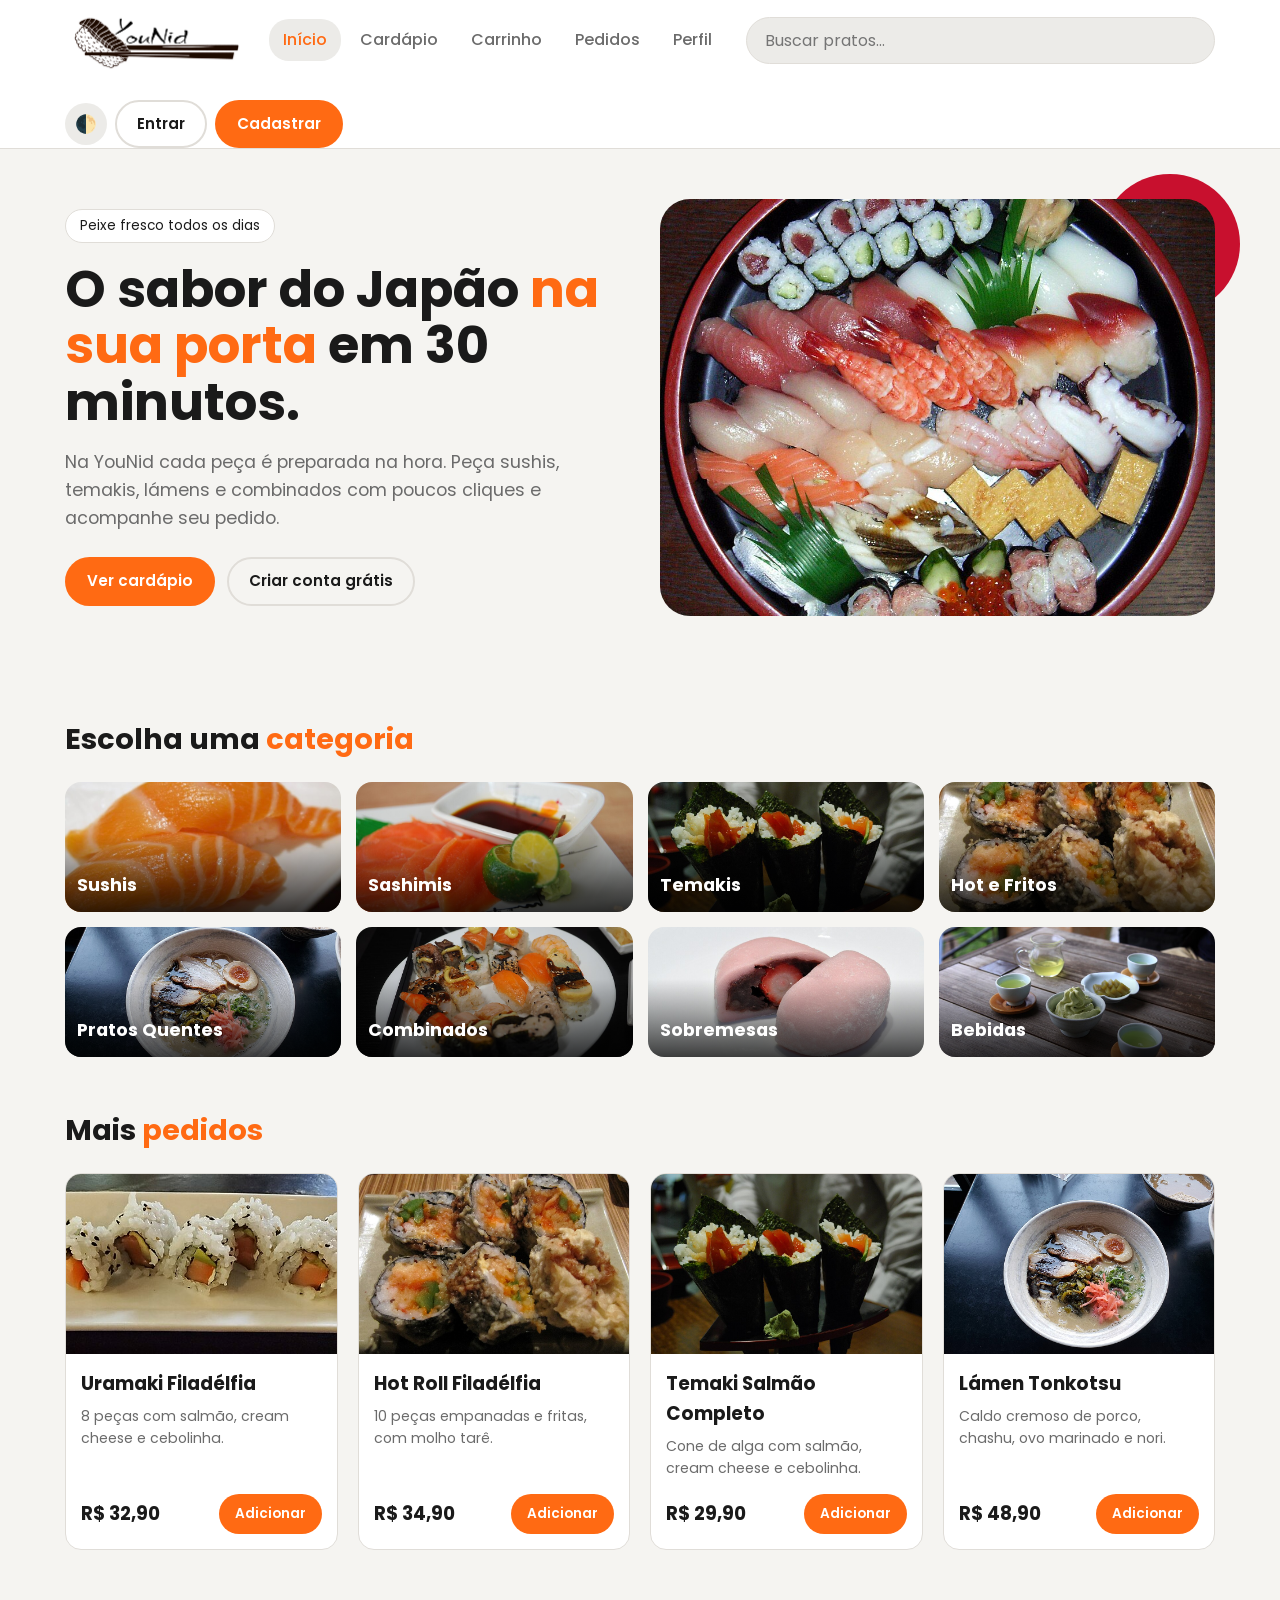
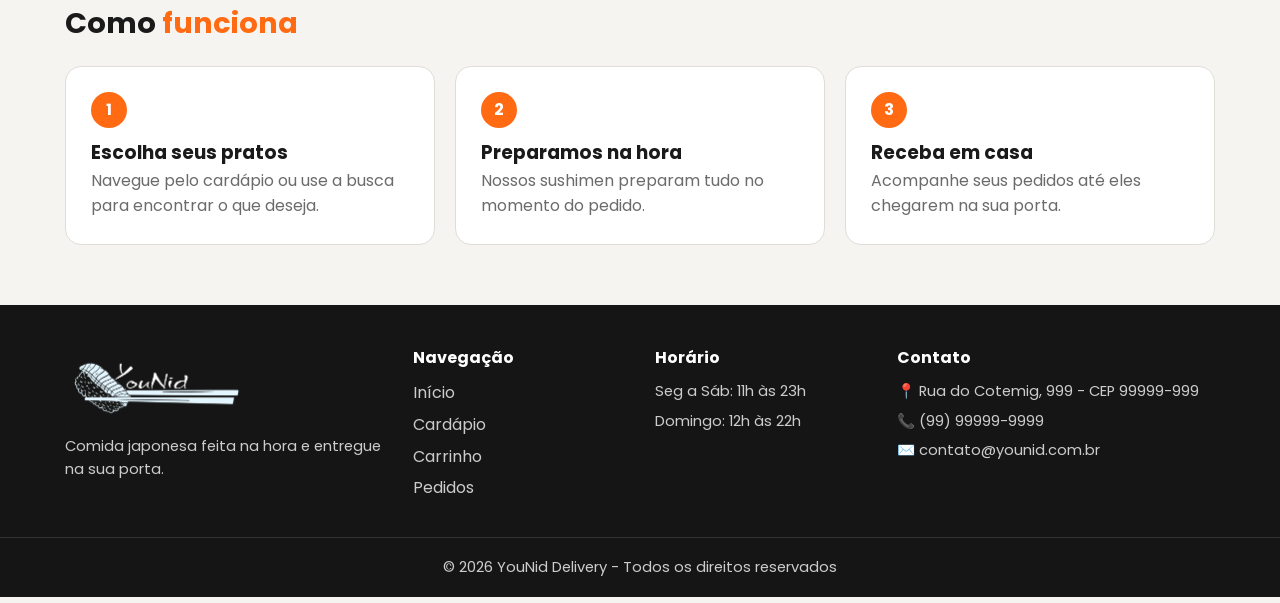
<file: YouNid/index.html>
<!DOCTYPE html>
<html lang="pt-BR">
<head>
  <meta charset="UTF-8">
  <meta name="viewport" content="width=device-width, initial-scale=1.0">
  <title>YouNid - Delivery de Comida Japonesa</title>
  <link rel="icon" href="img/LogoYouNid.png">
  <link rel="stylesheet" href="https://fonts.googleapis.com/css2?family=Poppins:wght@400;500;600;700;800&display=swap">
  <link rel="stylesheet" href="css/index.css">
</head>
<body>

  <header class="cabecalho">
    <div class="container nav">
      <a href="index.html"><img src="img/LogoYouNid.png" alt="YouNid" class="logo"></a>
      <nav class="menu">
        <a href="index.html" class="ativo">Início</a>
        <a href="produtos.html">Cardápio</a>
        <a href="carrinho.html">Carrinho</a>
        <a href="pedidos.html">Pedidos</a>
        <a href="perfil.html">Perfil</a>
      </nav>
      <form class="busca" action="produtos.html">
        <input type="search" name="busca" placeholder="Buscar pratos..." maxlength="40">
      </form>
      <div class="acoes">
        <button class="icone" onclick="trocarTema()" title="Modo claro/escuro">🌓</button>
        <a href="cadastro.html#login" class="btn btn-contorno">Entrar</a>
        <a href="cadastro.html" class="btn btn-laranja">Cadastrar</a>
      </div>
    </div>
  </header>

  <main class="container">
    <section class="hero">
      <div>
        <span class="selo">Peixe fresco todos os dias</span>
        <h1>O sabor do Japão <span>na sua porta</span> em 30 minutos.</h1>
        <p>Na YouNid cada peça é preparada na hora. Peça sushis, temakis, lámens e combinados com poucos cliques e acompanhe seu pedido.</p>
        <div class="hero-botoes">
          <a href="produtos.html" class="btn btn-laranja">Ver cardápio</a>
          <a href="cadastro.html" class="btn btn-contorno">Criar conta grátis</a>
        </div>
      </div>
      <div class="hero-foto">
        <img src="img/pratos/destaque.jpg" alt="Prato com vários sushis">
      </div>
    </section>

    <h2 class="titulo-secao">Escolha uma <span>categoria</span></h2>
    <div class="categorias">
      <a href="produtos.html#sushi" class="categoria">
        <img src="img/pratos/1.jpg" alt="Sushis">
        <span>Sushis</span>
      </a>
      <a href="produtos.html#sashimi" class="categoria">
        <img src="img/pratos/5.jpg" alt="Sashimis">
        <span>Sashimis</span>
      </a>
      <a href="produtos.html#temaki" class="categoria">
        <img src="img/pratos/7.jpg" alt="Temakis">
        <span>Temakis</span>
      </a>
      <a href="produtos.html#hot" class="categoria">
        <img src="img/pratos/10.jpg" alt="Hot e Fritos">
        <span>Hot e Fritos</span>
      </a>
      <a href="produtos.html#quentes" class="categoria">
        <img src="img/pratos/13.jpg" alt="Pratos Quentes">
        <span>Pratos Quentes</span>
      </a>
      <a href="produtos.html#combinados" class="categoria">
        <img src="img/pratos/17.jpg" alt="Combinados">
        <span>Combinados</span>
      </a>
      <a href="produtos.html#sobremesas" class="categoria">
        <img src="img/pratos/20.jpg" alt="Sobremesas">
        <span>Sobremesas</span>
      </a>
      <a href="produtos.html#bebidas" class="categoria">
        <img src="img/pratos/23.jpg" alt="Bebidas">
        <span>Bebidas</span>
      </a>
    </div>

    <h2 class="titulo-secao">Mais <span>pedidos</span></h2>
    <div class="grade">
      <div class="card">
        <img src="img/pratos/2.jpg" alt="Uramaki Filadélfia">
        <div class="card-info">
          <h3>Uramaki Filadélfia</h3>
          <p>8 peças com salmão, cream cheese e cebolinha.</p>
          <div class="card-rodape">
            <strong>R$ 32,90</strong>
            <button class="btn btn-laranja" onclick="adicionar('Uramaki Filadélfia', 32.90, 'img/pratos/2.jpg')">Adicionar</button>
          </div>
        </div>
      </div>
      <div class="card">
        <img src="img/pratos/10.jpg" alt="Hot Roll Filadélfia">
        <div class="card-info">
          <h3>Hot Roll Filadélfia</h3>
          <p>10 peças empanadas e fritas, com molho tarê.</p>
          <div class="card-rodape">
            <strong>R$ 34,90</strong>
            <button class="btn btn-laranja" onclick="adicionar('Hot Roll Filadélfia', 34.90, 'img/pratos/10.jpg')">Adicionar</button>
          </div>
        </div>
      </div>
      <div class="card">
        <img src="img/pratos/7.jpg" alt="Temaki Salmão Completo">
        <div class="card-info">
          <h3>Temaki Salmão Completo</h3>
          <p>Cone de alga com salmão, cream cheese e cebolinha.</p>
          <div class="card-rodape">
            <strong>R$ 29,90</strong>
            <button class="btn btn-laranja" onclick="adicionar('Temaki Salmão Completo', 29.90, 'img/pratos/7.jpg')">Adicionar</button>
          </div>
        </div>
      </div>
      <div class="card">
        <img src="img/pratos/13.jpg" alt="Lámen Tonkotsu">
        <div class="card-info">
          <h3>Lámen Tonkotsu</h3>
          <p>Caldo cremoso de porco, chashu, ovo marinado e nori.</p>
          <div class="card-rodape">
            <strong>R$ 48,90</strong>
            <button class="btn btn-laranja" onclick="adicionar('Lámen Tonkotsu', 48.90, 'img/pratos/13.jpg')">Adicionar</button>
          </div>
        </div>
      </div>
    </div>

    <h2 class="titulo-secao">Como <span>funciona</span></h2>
    <div class="passos">
      <div class="passo"><b>1</b><h3>Escolha seus pratos</h3><p>Navegue pelo cardápio ou use a busca para encontrar o que deseja.</p></div>
      <div class="passo"><b>2</b><h3>Preparamos na hora</h3><p>Nossos sushimen preparam tudo no momento do pedido.</p></div>
      <div class="passo"><b>3</b><h3>Receba em casa</h3><p>Acompanhe seus pedidos até eles chegarem na sua porta.</p></div>
    </div>
  </main>

  <footer class="rodape">
    <div class="container rodape-grade">
      <div>
        <img src="img/LogoYouNid.png" alt="YouNid" class="logo logo-rodape">
        <p>Comida japonesa feita na hora e entregue na sua porta.</p>
      </div>
      <div>
        <h4>Navegação</h4>
        <a href="index.html">Início</a>
        <a href="produtos.html">Cardápio</a>
        <a href="carrinho.html">Carrinho</a>
        <a href="pedidos.html">Pedidos</a>
      </div>
      <div>
        <h4>Horário</h4>
        <p>Seg a Sáb: 11h às 23h</p>
        <p>Domingo: 12h às 22h</p>
      </div>
      <div>
        <h4>Contato</h4>
        <p>📍 Rua do Cotemig, 999 - CEP 99999-999</p>
        <p>📞 (99) 99999-9999</p>
        <p>✉️ contato@younid.com.br</p>
      </div>
    </div>
    <p class="direitos">© 2026 YouNid Delivery - Todos os direitos reservados</p>
  </footer>

  <script src="js/script.js"></script>
</body>
</html>
</file>
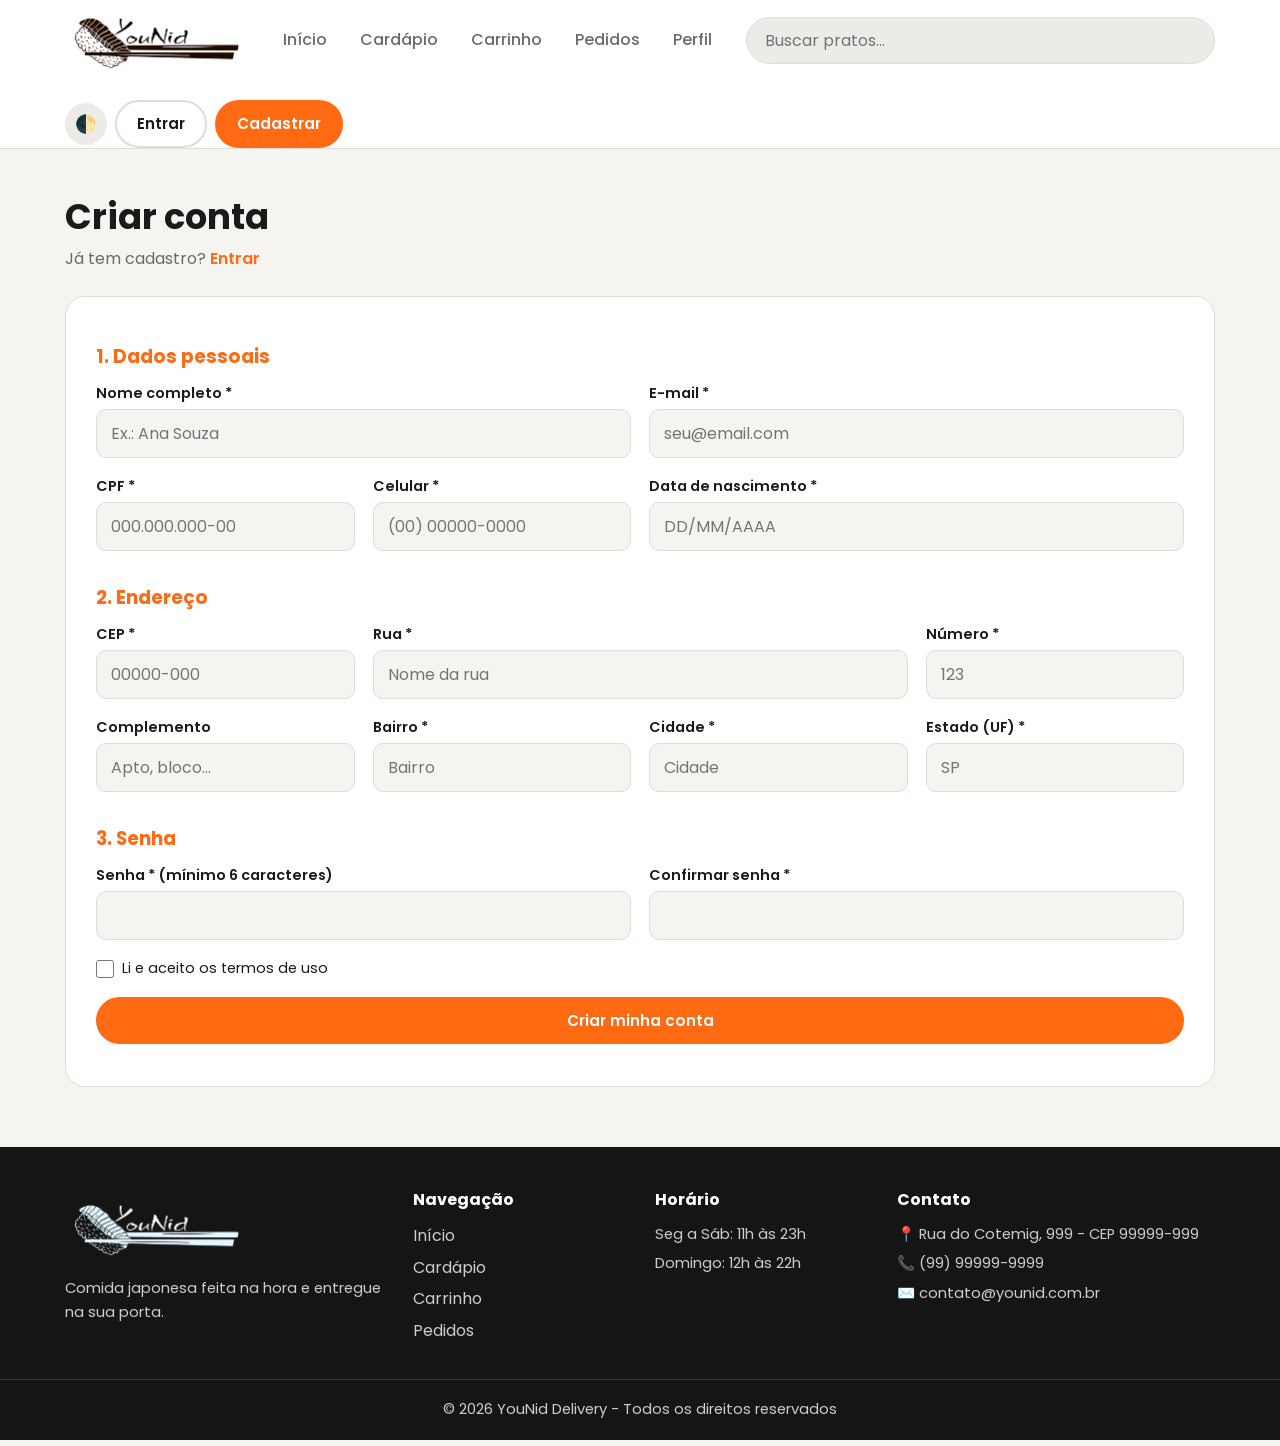
<file: YouNid/cadastro.html>
<!DOCTYPE html>
<html lang="pt-BR">
<head>
  <meta charset="UTF-8">
  <meta name="viewport" content="width=device-width, initial-scale=1.0">
  <title>Cadastro - YouNid</title>
  <link rel="icon" href="img/LogoYouNid.png">
  <link rel="stylesheet" href="https://fonts.googleapis.com/css2?family=Poppins:wght@400;500;600;700;800&display=swap">
  <link rel="stylesheet" href="css/cadastro.css">
</head>
<body>

  <header class="cabecalho">
    <div class="container nav">
      <a href="index.html"><img src="img/LogoYouNid.png" alt="YouNid" class="logo"></a>
      <nav class="menu">
        <a href="index.html">Início</a>
        <a href="produtos.html">Cardápio</a>
        <a href="carrinho.html">Carrinho</a>
        <a href="pedidos.html">Pedidos</a>
        <a href="perfil.html">Perfil</a>
      </nav>
      <form class="busca" action="produtos.html">
        <input type="search" name="busca" placeholder="Buscar pratos..." maxlength="40">
      </form>
      <div class="acoes">
        <button class="icone" onclick="trocarTema()" title="Modo claro/escuro">🌓</button>
        <a href="#login" class="btn btn-contorno">Entrar</a>
        <a href="cadastro.html" class="btn btn-laranja">Cadastrar</a>
      </div>
    </div>
  </header>

  <main class="container">
    <div class="titulo-pagina">
      <h1>Criar conta</h1>
      <p>Já tem cadastro? <a href="#login" class="link">Entrar</a></p>
    </div>

    <form class="caixa formulario" onsubmit="cadastrar(event)">
      <h3>1. Dados pessoais</h3>

      <div class="campo metade">
        <label for="nome">Nome completo *</label>
        <input id="nome" type="text" maxlength="60" minlength="3" placeholder="Ex.: Ana Souza" oninput="somenteLetras(this)" required>
      </div>

      <div class="campo metade">
        <label for="email">E-mail *</label>
        <input id="email" type="email" maxlength="80" placeholder="seu@email.com" required>
      </div>

      <div class="campo">
        <label for="cpf">CPF *</label>
        <input id="cpf" type="text" maxlength="14" placeholder="000.000.000-00" inputmode="numeric" pattern="\d{3}\.\d{3}\.\d{3}-\d{2}" title="Digite o CPF completo" oninput="mascaraCPF(this)" required>
      </div>

      <div class="campo">
        <label for="telefone">Celular *</label>
        <input id="telefone" type="text" maxlength="15" placeholder="(00) 00000-0000" inputmode="numeric" pattern="\(\d{2}\) \d{4,5}-\d{4}" title="Digite o celular completo" oninput="mascaraTelefone(this)" required>
      </div>

      <div class="campo metade">
        <label for="nascimento">Data de nascimento *</label>
        <input id="nascimento" type="text" maxlength="10" placeholder="DD/MM/AAAA" inputmode="numeric" pattern="\d{2}/\d{2}/\d{4}" title="Digite a data completa" oninput="mascaraData(this)" required>
      </div>

      <h3>2. Endereço</h3>

      <div class="campo">
        <label for="cep">CEP *</label>
        <input id="cep" type="text" maxlength="9" placeholder="00000-000" inputmode="numeric" pattern="\d{5}-\d{3}" title="Digite o CEP completo" oninput="mascaraCEP(this)" required>
      </div>

      <div class="campo metade">
        <label for="rua">Rua *</label>
        <input id="rua" type="text" maxlength="80" placeholder="Nome da rua" required>
      </div>

      <div class="campo">
        <label for="numero">Número *</label>
        <input id="numero" type="text" maxlength="6" placeholder="123" inputmode="numeric" oninput="somenteNumeros(this)" required>
      </div>

      <div class="campo">
        <label for="complemento">Complemento</label>
        <input id="complemento" type="text" maxlength="40" placeholder="Apto, bloco...">
      </div>

      <div class="campo">
        <label for="bairro">Bairro *</label>
        <input id="bairro" type="text" maxlength="50" placeholder="Bairro" required>
      </div>

      <div class="campo">
        <label for="cidade">Cidade *</label>
        <input id="cidade" type="text" maxlength="50" placeholder="Cidade" oninput="somenteLetras(this)" required>
      </div>

      <div class="campo">
        <label for="uf">Estado (UF) *</label>
        <input id="uf" type="text" maxlength="2" minlength="2" placeholder="SP" oninput="somenteLetras(this)" style="text-transform: uppercase" required>
      </div>

      <h3>3. Senha</h3>

      <div class="campo metade">
        <label for="senha">Senha * (mínimo 6 caracteres)</label>
        <input id="senha" type="password" minlength="6" maxlength="20" required>
      </div>

      <div class="campo metade">
        <label for="confirmarSenha">Confirmar senha *</label>
        <input id="confirmarSenha" type="password" minlength="6" maxlength="20" required>
      </div>

      <div class="campo inteiro">
        <label class="check"><input type="checkbox" required> Li e aceito os termos de uso</label>
      </div>

      <div class="campo inteiro">
        <button type="submit" class="btn btn-laranja btn-cheio">Criar minha conta</button>
      </div>
    </form>

    <div class="modal" id="login">
      <form class="modal-caixa" onsubmit="entrar(event)">
        <a href="#" class="fechar">✕</a>
        <img src="img/LogoYouNid.png" alt="YouNid" class="logo">
        <h2>Entrar na sua conta</h2>
      <div class="campo">
        <label for="loginEmail">E-mail</label>
        <input id="loginEmail" type="email" maxlength="80" placeholder="seu@email.com" required>
      </div>
      <div class="campo">
        <label for="loginSenha">Senha</label>
        <input id="loginSenha" type="password" maxlength="20" placeholder="Sua senha" required>
      </div>
        <button type="submit" class="btn btn-laranja btn-cheio">Entrar</button>
        <p class="centro">Não tem conta? <a href="#" class="link">Cadastre-se</a></p>
      </form>
    </div>
  </main>

  <footer class="rodape">
    <div class="container rodape-grade">
      <div>
        <img src="img/LogoYouNid.png" alt="YouNid" class="logo logo-rodape">
        <p>Comida japonesa feita na hora e entregue na sua porta.</p>
      </div>
      <div>
        <h4>Navegação</h4>
        <a href="index.html">Início</a>
        <a href="produtos.html">Cardápio</a>
        <a href="carrinho.html">Carrinho</a>
        <a href="pedidos.html">Pedidos</a>
      </div>
      <div>
        <h4>Horário</h4>
        <p>Seg a Sáb: 11h às 23h</p>
        <p>Domingo: 12h às 22h</p>
      </div>
      <div>
        <h4>Contato</h4>
        <p>📍 Rua do Cotemig, 999 - CEP 99999-999</p>
        <p>📞 (99) 99999-9999</p>
        <p>✉️ contato@younid.com.br</p>
      </div>
    </div>
    <p class="direitos">© 2026 YouNid Delivery - Todos os direitos reservados</p>
  </footer>

  <script src="js/script.js"></script>
</body>
</html>
</file>
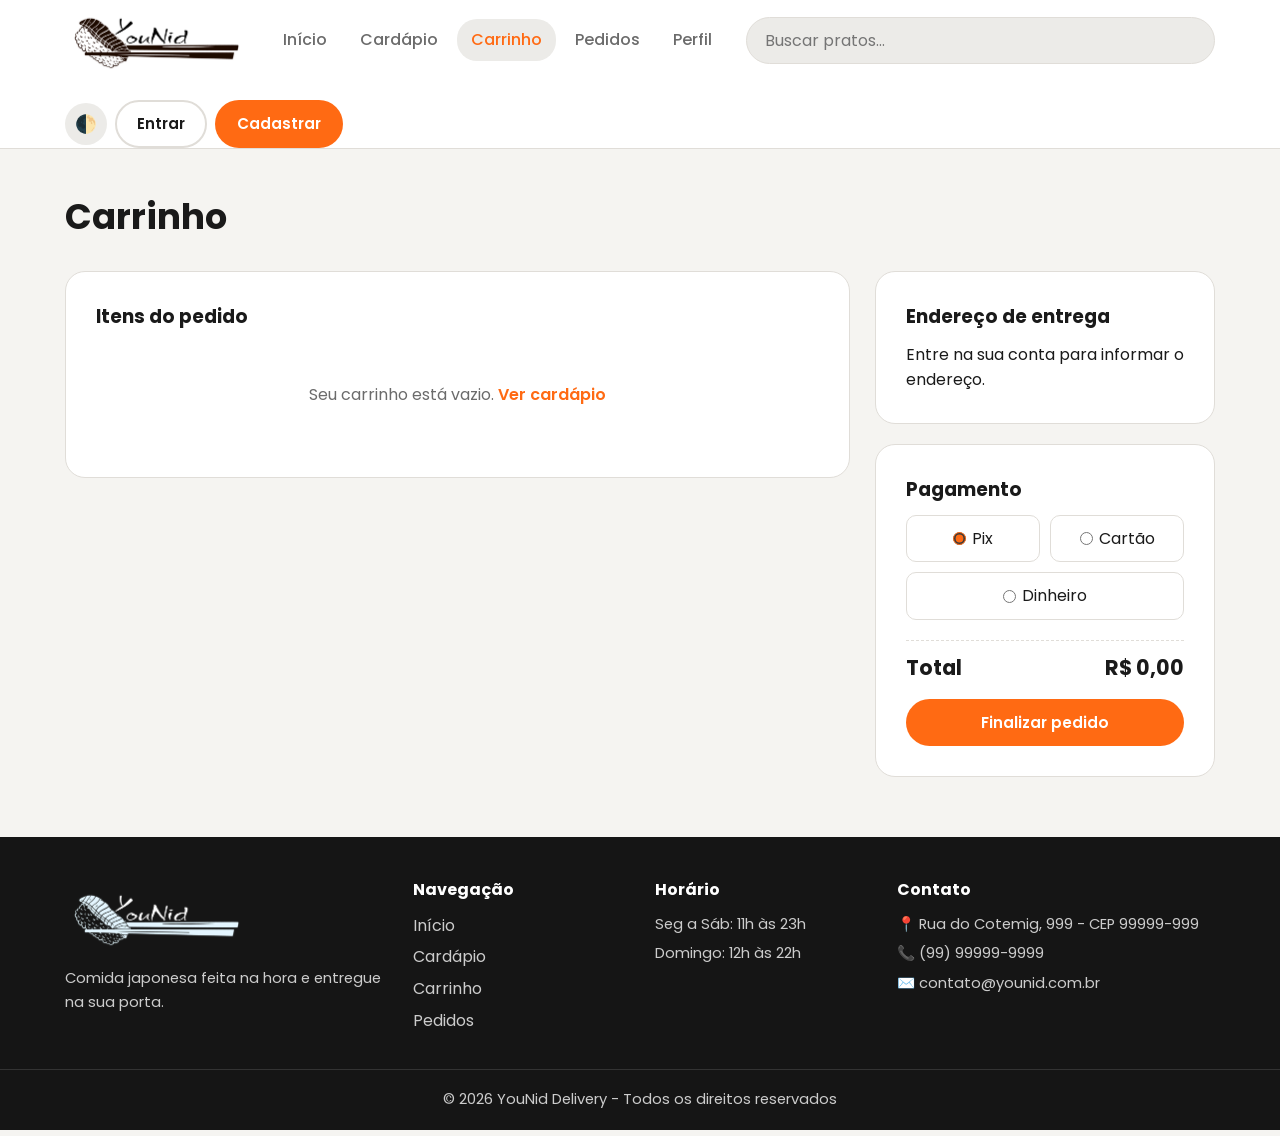
<file: YouNid/carrinho.html>
<!DOCTYPE html>
<html lang="pt-BR">
<head>
  <meta charset="UTF-8">
  <meta name="viewport" content="width=device-width, initial-scale=1.0">
  <title>Carrinho - YouNid</title>
  <link rel="icon" href="img/LogoYouNid.png">
  <link rel="stylesheet" href="https://fonts.googleapis.com/css2?family=Poppins:wght@400;500;600;700;800&display=swap">
  <link rel="stylesheet" href="css/carrinho.css">
</head>
<body onload="mostrarCarrinho()">

  <header class="cabecalho">
    <div class="container nav">
      <a href="index.html"><img src="img/LogoYouNid.png" alt="YouNid" class="logo"></a>
      <nav class="menu">
        <a href="index.html">Início</a>
        <a href="produtos.html">Cardápio</a>
        <a href="carrinho.html" class="ativo">Carrinho</a>
        <a href="pedidos.html">Pedidos</a>
        <a href="perfil.html">Perfil</a>
      </nav>
      <form class="busca" action="produtos.html">
        <input type="search" name="busca" placeholder="Buscar pratos..." maxlength="40">
      </form>
      <div class="acoes">
        <button class="icone" onclick="trocarTema()" title="Modo claro/escuro">🌓</button>
        <a href="cadastro.html#login" class="btn btn-contorno">Entrar</a>
        <a href="cadastro.html" class="btn btn-laranja">Cadastrar</a>
      </div>
    </div>
  </header>

  <main class="container">
    <div class="titulo-pagina">
      <h1>Carrinho</h1>
    </div>

    <div class="carrinho">
      <div class="caixa">
        <h3>Itens do pedido</h3>
        <div id="itensCarrinho"></div>
      </div>

      <div class="carrinho-lado">
        <div class="caixa">
          <h3>Endereço de entrega</h3>
          <p id="endereco"></p>
        </div>

        <div class="caixa">
          <h3>Pagamento</h3>
          <div class="pagamento">
            <label><input type="radio" name="pagamento" value="Pix" checked> Pix</label>
            <label><input type="radio" name="pagamento" value="Cartão"> Cartão</label>
            <label><input type="radio" name="pagamento" value="Dinheiro"> Dinheiro</label>
          </div>
          <p class="total"><span>Total</span><span id="total">R$ 0,00</span></p>
          <button class="btn btn-laranja btn-cheio" onclick="finalizarPedido()">Finalizar pedido</button>
        </div>
      </div>
    </div>
  </main>

  <footer class="rodape">
    <div class="container rodape-grade">
      <div>
        <img src="img/LogoYouNid.png" alt="YouNid" class="logo logo-rodape">
        <p>Comida japonesa feita na hora e entregue na sua porta.</p>
      </div>
      <div>
        <h4>Navegação</h4>
        <a href="index.html">Início</a>
        <a href="produtos.html">Cardápio</a>
        <a href="carrinho.html">Carrinho</a>
        <a href="pedidos.html">Pedidos</a>
      </div>
      <div>
        <h4>Horário</h4>
        <p>Seg a Sáb: 11h às 23h</p>
        <p>Domingo: 12h às 22h</p>
      </div>
      <div>
        <h4>Contato</h4>
        <p>📍 Rua do Cotemig, 999 - CEP 99999-999</p>
        <p>📞 (99) 99999-9999</p>
        <p>✉️ contato@younid.com.br</p>
      </div>
    </div>
    <p class="direitos">© 2026 YouNid Delivery - Todos os direitos reservados</p>
  </footer>

  <script src="js/script.js"></script>
</body>
</html>
</file>
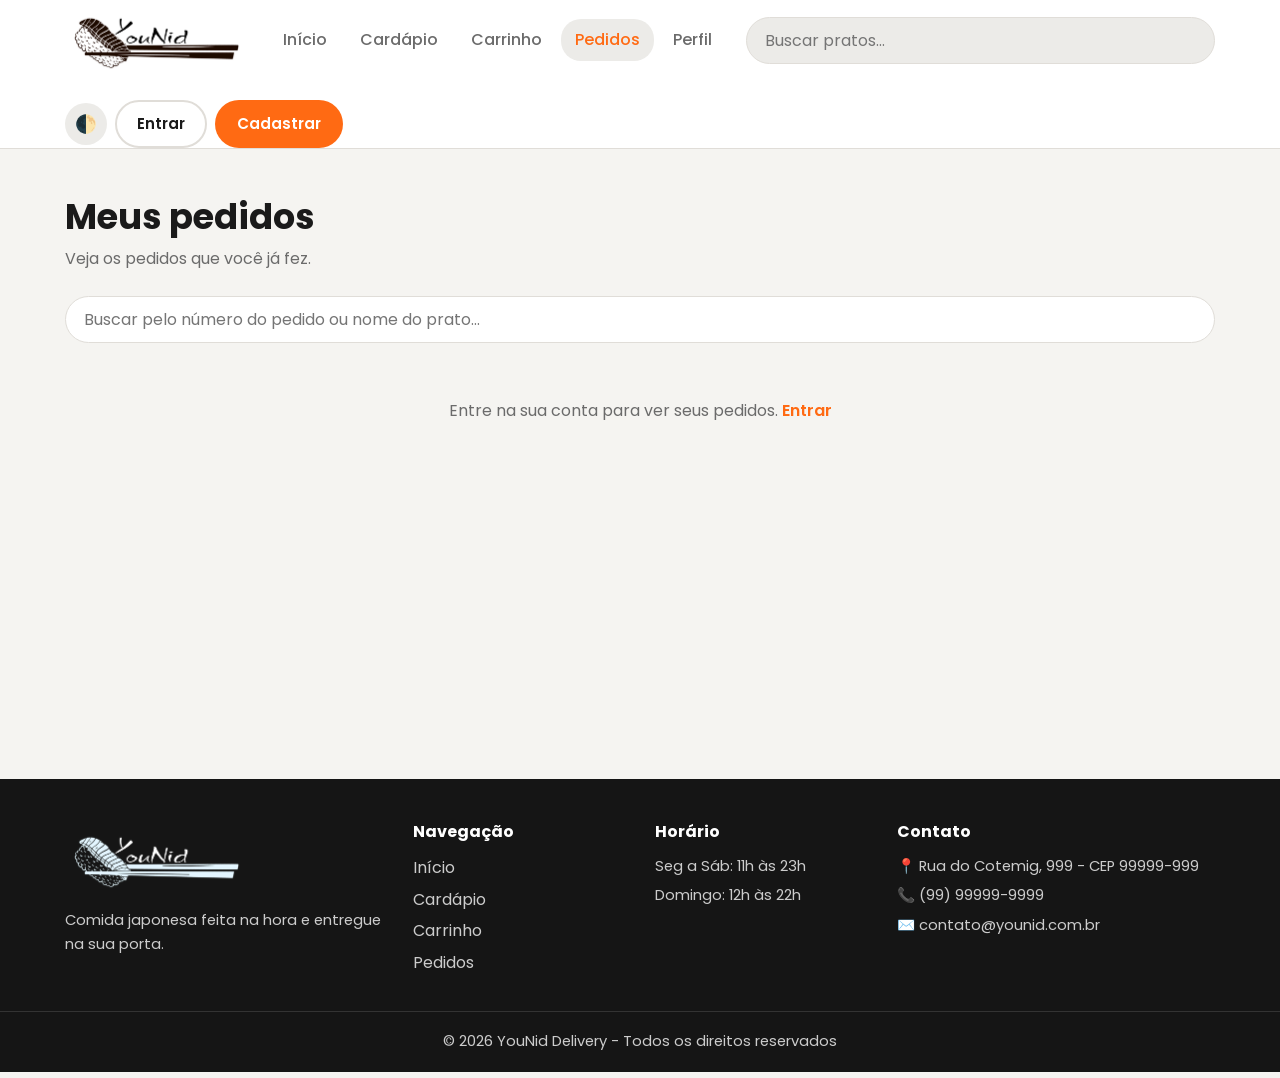
<file: YouNid/pedidos.html>
<!DOCTYPE html>
<html lang="pt-BR">
<head>
  <meta charset="UTF-8">
  <meta name="viewport" content="width=device-width, initial-scale=1.0">
  <title>Meus pedidos - YouNid</title>
  <link rel="icon" href="img/LogoYouNid.png">
  <link rel="stylesheet" href="https://fonts.googleapis.com/css2?family=Poppins:wght@400;500;600;700;800&display=swap">
  <link rel="stylesheet" href="css/pedidos.css">
</head>
<body onload="mostrarPedidos()">

  <header class="cabecalho">
    <div class="container nav">
      <a href="index.html"><img src="img/LogoYouNid.png" alt="YouNid" class="logo"></a>
      <nav class="menu">
        <a href="index.html">Início</a>
        <a href="produtos.html">Cardápio</a>
        <a href="carrinho.html">Carrinho</a>
        <a href="pedidos.html" class="ativo">Pedidos</a>
        <a href="perfil.html">Perfil</a>
      </nav>
      <form class="busca" action="produtos.html">
        <input type="search" name="busca" placeholder="Buscar pratos..." maxlength="40">
      </form>
      <div class="acoes">
        <button class="icone" onclick="trocarTema()" title="Modo claro/escuro">🌓</button>
        <a href="cadastro.html#login" class="btn btn-contorno">Entrar</a>
        <a href="cadastro.html" class="btn btn-laranja">Cadastrar</a>
      </div>
    </div>
  </header>

  <main class="container">
    <div class="titulo-pagina">
      <h1>Meus pedidos</h1>
      <p>Veja os pedidos que você já fez.</p>
    </div>

    <input type="search" id="buscaPedidos" class="campo-busca" placeholder="Buscar pelo número do pedido ou nome do prato..." maxlength="30" oninput="mostrarPedidos()">

    <div id="listaPedidos"></div>
  </main>

  <footer class="rodape">
    <div class="container rodape-grade">
      <div>
        <img src="img/LogoYouNid.png" alt="YouNid" class="logo logo-rodape">
        <p>Comida japonesa feita na hora e entregue na sua porta.</p>
      </div>
      <div>
        <h4>Navegação</h4>
        <a href="index.html">Início</a>
        <a href="produtos.html">Cardápio</a>
        <a href="carrinho.html">Carrinho</a>
        <a href="pedidos.html">Pedidos</a>
      </div>
      <div>
        <h4>Horário</h4>
        <p>Seg a Sáb: 11h às 23h</p>
        <p>Domingo: 12h às 22h</p>
      </div>
      <div>
        <h4>Contato</h4>
        <p>📍 Rua do Cotemig, 999 - CEP 99999-999</p>
        <p>📞 (99) 99999-9999</p>
        <p>✉️ contato@younid.com.br</p>
      </div>
    </div>
    <p class="direitos">© 2026 YouNid Delivery - Todos os direitos reservados</p>
  </footer>

  <script src="js/script.js"></script>
</body>
</html>
</file>
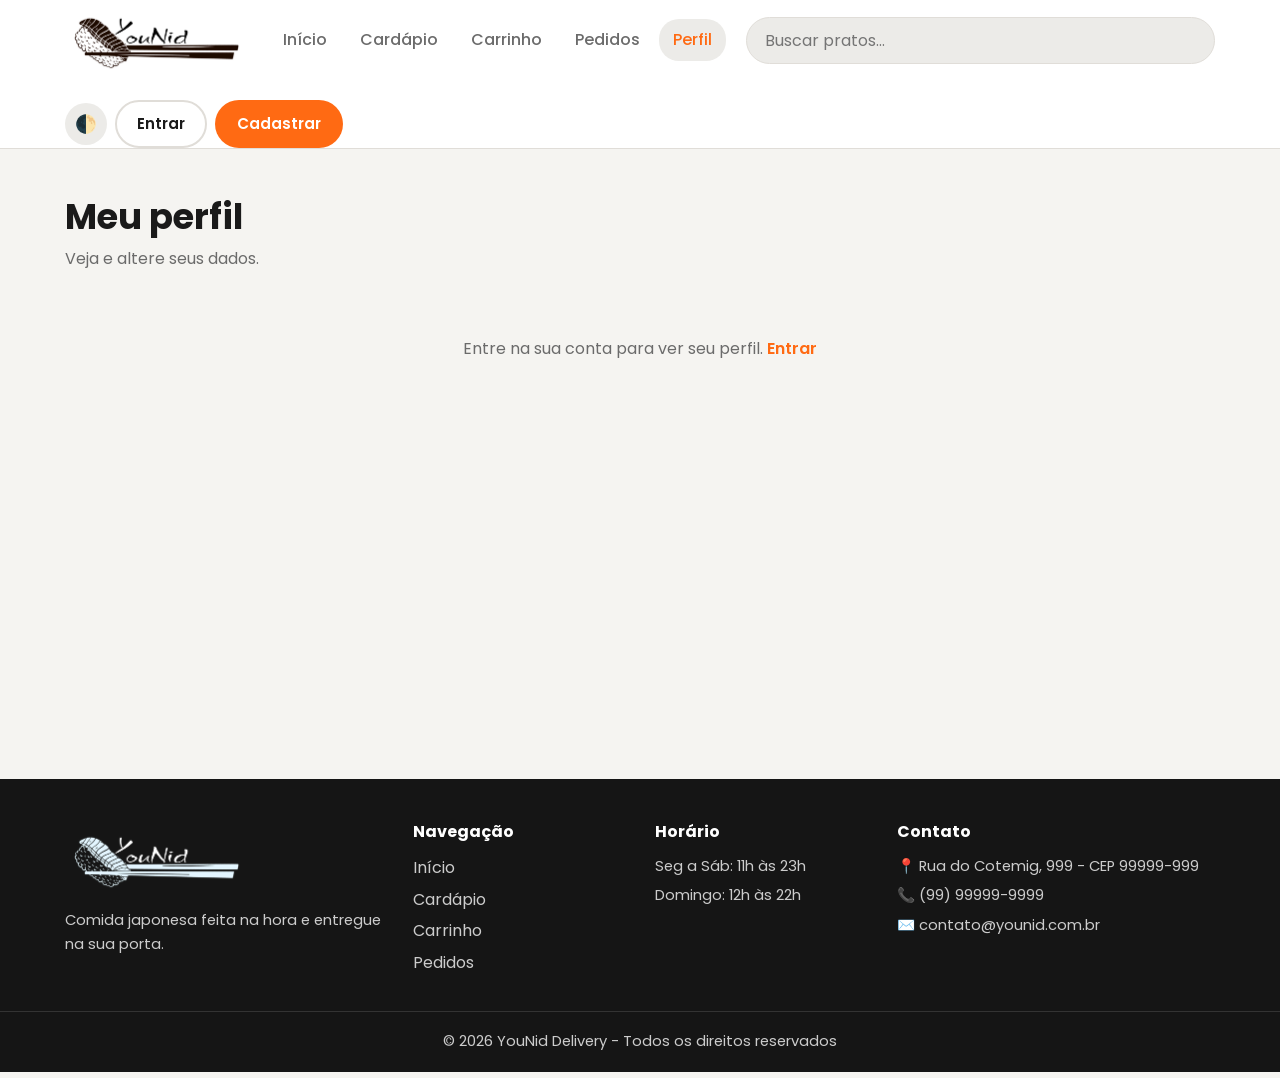
<file: YouNid/perfil.html>
<!DOCTYPE html>
<html lang="pt-BR">
<head>
  <meta charset="UTF-8">
  <meta name="viewport" content="width=device-width, initial-scale=1.0">
  <title>Meu perfil - YouNid</title>
  <link rel="icon" href="img/LogoYouNid.png">
  <link rel="stylesheet" href="https://fonts.googleapis.com/css2?family=Poppins:wght@400;500;600;700;800&display=swap">
  <link rel="stylesheet" href="css/perfil.css">
</head>
<body onload="carregarPerfil()">

  <header class="cabecalho">
    <div class="container nav">
      <a href="index.html"><img src="img/LogoYouNid.png" alt="YouNid" class="logo"></a>
      <nav class="menu">
        <a href="index.html">Início</a>
        <a href="produtos.html">Cardápio</a>
        <a href="carrinho.html">Carrinho</a>
        <a href="pedidos.html">Pedidos</a>
        <a href="perfil.html" class="ativo">Perfil</a>
      </nav>
      <form class="busca" action="produtos.html">
        <input type="search" name="busca" placeholder="Buscar pratos..." maxlength="40">
      </form>
      <div class="acoes">
        <button class="icone" onclick="trocarTema()" title="Modo claro/escuro">🌓</button>
        <a href="cadastro.html#login" class="btn btn-contorno">Entrar</a>
        <a href="cadastro.html" class="btn btn-laranja">Cadastrar</a>
      </div>
    </div>
  </header>

  <main class="container">
    <div class="titulo-pagina">
      <h1>Meu perfil</h1>
      <p>Veja e altere seus dados.</p>
    </div>

    <div id="perfil" class="perfil">
      <div class="caixa perfil-cartao">
        <div class="avatar">👤</div>
        <h3 id="nomeUsuario"></h3>
        <p id="emailUsuario"></p>
        <button class="btn btn-escuro btn-cheio" onclick="sair()">Sair da conta</button>
      </div>

      <form class="caixa formulario" onsubmit="salvarPerfil(event)">
        <h3>Dados pessoais</h3>

      <div class="campo metade">
        <label for="nome">Nome completo *</label>
        <input id="nome" type="text" maxlength="60" minlength="3" placeholder="Ex.: Ana Souza" oninput="somenteLetras(this)" required>
      </div>

      <div class="campo metade">
        <label for="email">E-mail</label>
        <input id="email" type="email" disabled>
      </div>

      <div class="campo">
        <label for="cpf">CPF</label>
        <input id="cpf" type="text" disabled>
      </div>

      <div class="campo">
        <label for="telefone">Celular *</label>
        <input id="telefone" type="text" maxlength="15" placeholder="(00) 00000-0000" inputmode="numeric" pattern="\(\d{2}\) \d{4,5}-\d{4}" title="Digite o celular completo" oninput="mascaraTelefone(this)" required>
      </div>

      <div class="campo metade">
        <label for="nascimento">Data de nascimento *</label>
        <input id="nascimento" type="text" maxlength="10" placeholder="DD/MM/AAAA" inputmode="numeric" pattern="\d{2}/\d{2}/\d{4}" title="Digite a data completa" oninput="mascaraData(this)" required>
      </div>

        <h3>Endereço</h3>

      <div class="campo">
        <label for="cep">CEP *</label>
        <input id="cep" type="text" maxlength="9" placeholder="00000-000" inputmode="numeric" pattern="\d{5}-\d{3}" title="Digite o CEP completo" oninput="mascaraCEP(this)" required>
      </div>

      <div class="campo metade">
        <label for="rua">Rua *</label>
        <input id="rua" type="text" maxlength="80" placeholder="Nome da rua" required>
      </div>

      <div class="campo">
        <label for="numero">Número *</label>
        <input id="numero" type="text" maxlength="6" placeholder="123" inputmode="numeric" oninput="somenteNumeros(this)" required>
      </div>

      <div class="campo">
        <label for="complemento">Complemento</label>
        <input id="complemento" type="text" maxlength="40" placeholder="Apto, bloco...">
      </div>

      <div class="campo">
        <label for="bairro">Bairro *</label>
        <input id="bairro" type="text" maxlength="50" placeholder="Bairro" required>
      </div>

      <div class="campo">
        <label for="cidade">Cidade *</label>
        <input id="cidade" type="text" maxlength="50" placeholder="Cidade" oninput="somenteLetras(this)" required>
      </div>

      <div class="campo">
        <label for="uf">Estado (UF) *</label>
        <input id="uf" type="text" maxlength="2" minlength="2" placeholder="SP" oninput="somenteLetras(this)" style="text-transform: uppercase" required>
      </div>

        <div class="campo inteiro">
          <button type="submit" class="btn btn-laranja">Salvar alterações</button>
        </div>
      </form>
    </div>
  </main>

  <footer class="rodape">
    <div class="container rodape-grade">
      <div>
        <img src="img/LogoYouNid.png" alt="YouNid" class="logo logo-rodape">
        <p>Comida japonesa feita na hora e entregue na sua porta.</p>
      </div>
      <div>
        <h4>Navegação</h4>
        <a href="index.html">Início</a>
        <a href="produtos.html">Cardápio</a>
        <a href="carrinho.html">Carrinho</a>
        <a href="pedidos.html">Pedidos</a>
      </div>
      <div>
        <h4>Horário</h4>
        <p>Seg a Sáb: 11h às 23h</p>
        <p>Domingo: 12h às 22h</p>
      </div>
      <div>
        <h4>Contato</h4>
        <p>📍 Rua do Cotemig, 999 - CEP 99999-999</p>
        <p>📞 (99) 99999-9999</p>
        <p>✉️ contato@younid.com.br</p>
      </div>
    </div>
    <p class="direitos">© 2026 YouNid Delivery - Todos os direitos reservados</p>
  </footer>

  <script src="js/script.js"></script>
</body>
</html>
</file>
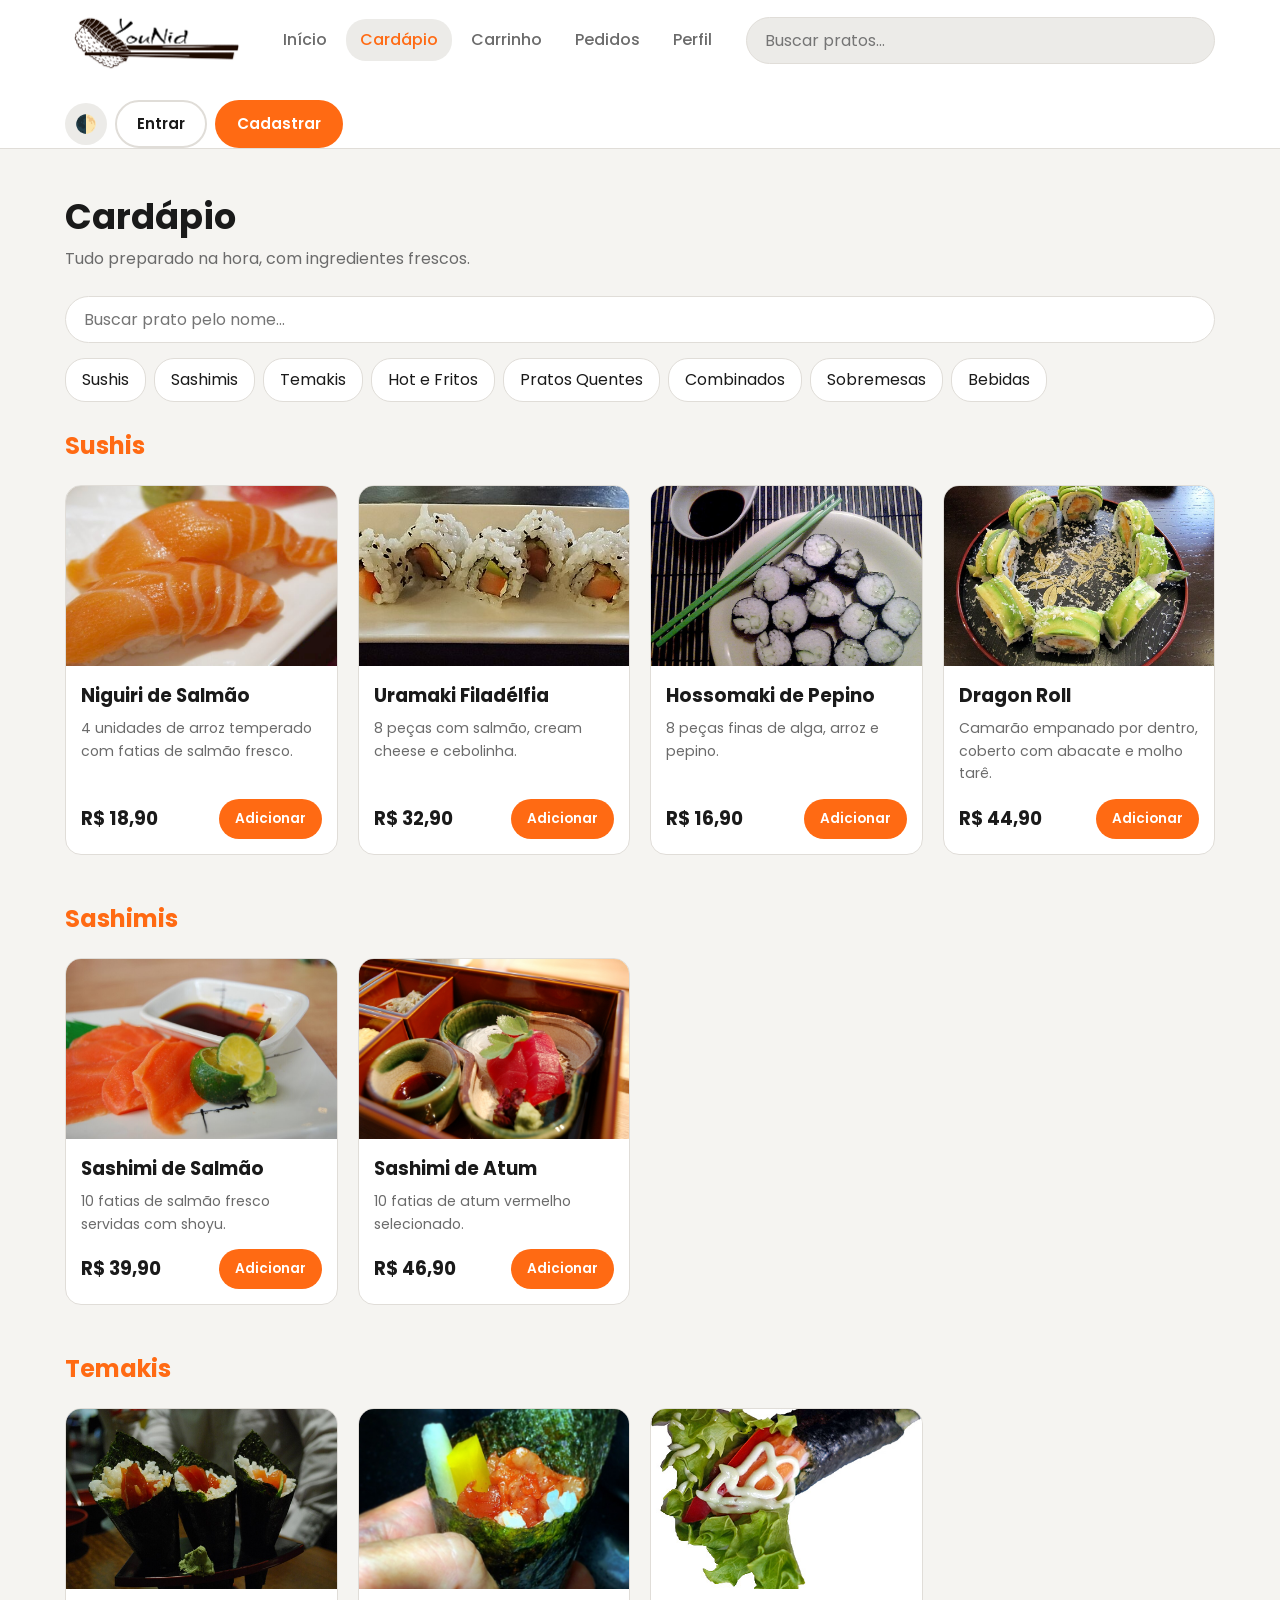
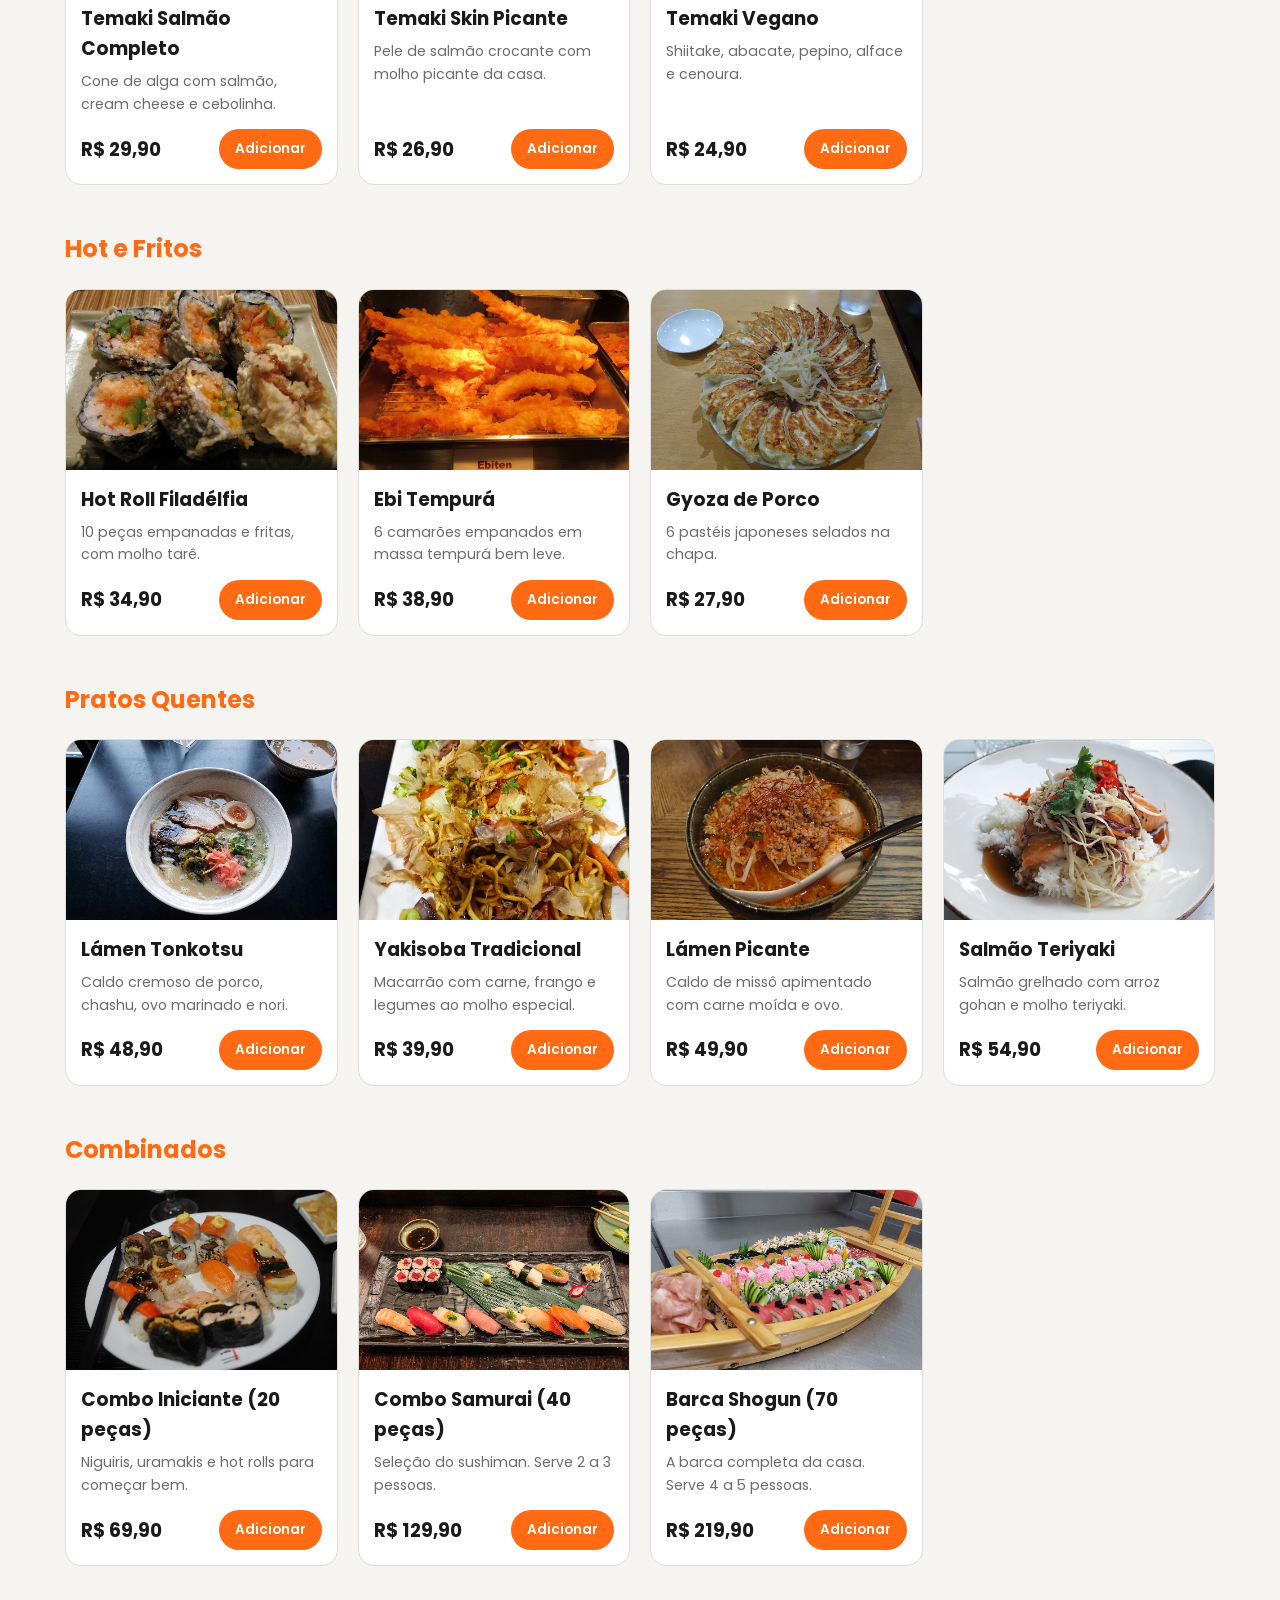
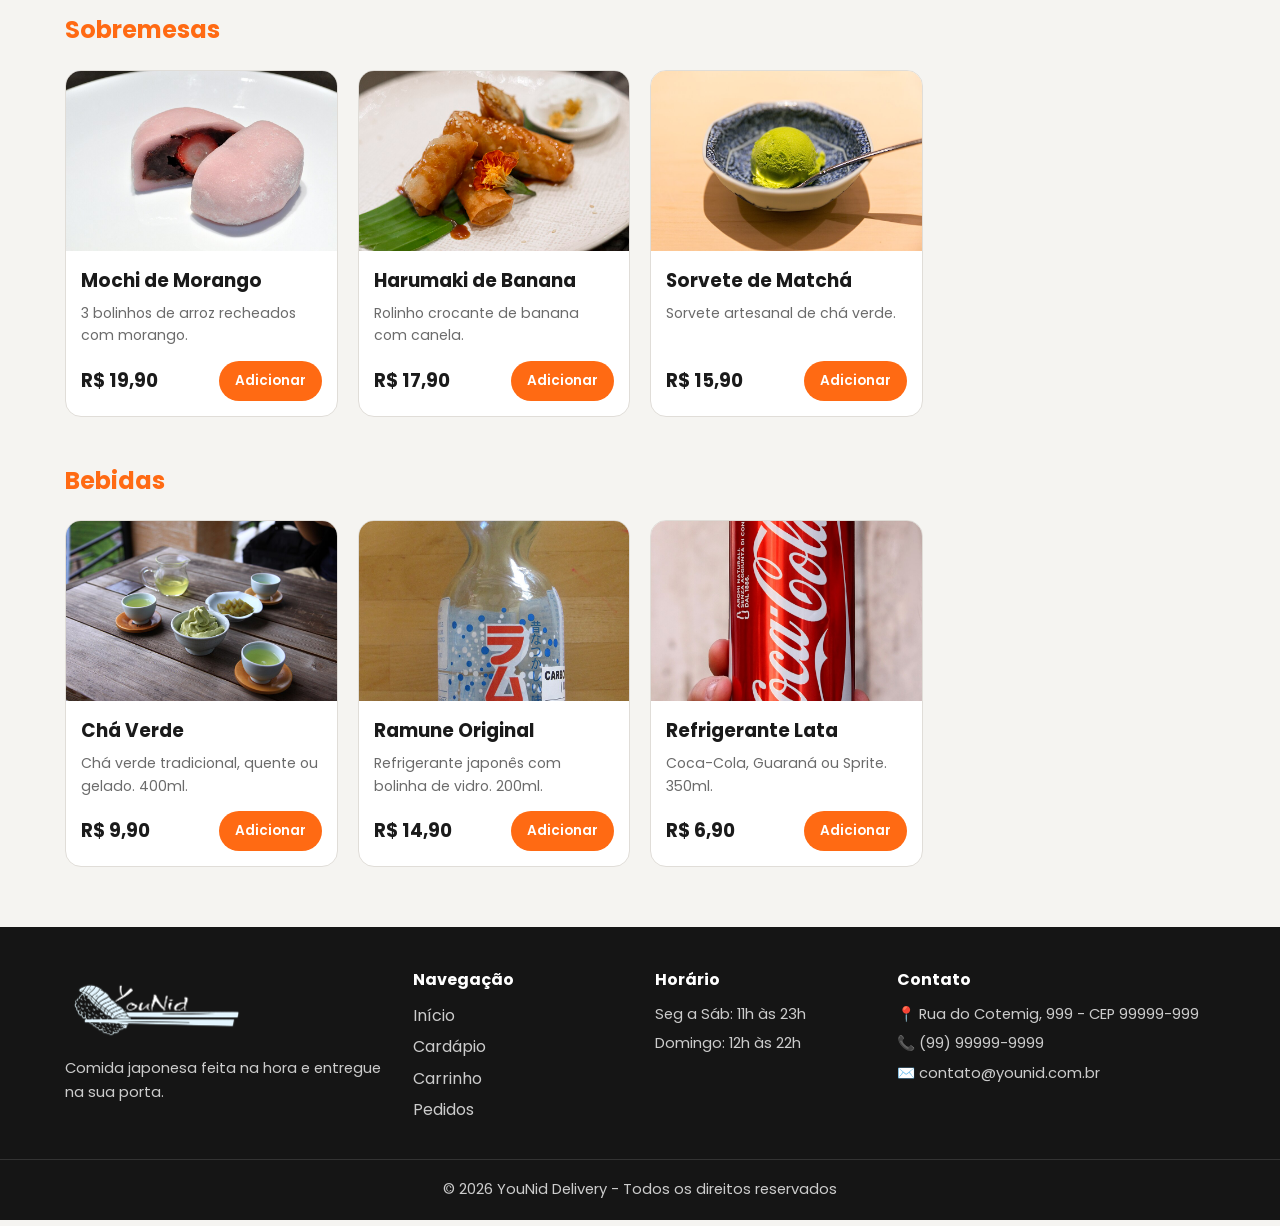
<file: YouNid/produtos.html>
<!DOCTYPE html>
<html lang="pt-BR">
<head>
  <meta charset="UTF-8">
  <meta name="viewport" content="width=device-width, initial-scale=1.0">
  <title>Cardápio - YouNid</title>
  <link rel="icon" href="img/LogoYouNid.png">
  <link rel="stylesheet" href="https://fonts.googleapis.com/css2?family=Poppins:wght@400;500;600;700;800&display=swap">
  <link rel="stylesheet" href="css/produtos.css">
</head>
<body onload="iniciarCardapio()">

  <header class="cabecalho">
    <div class="container nav">
      <a href="index.html"><img src="img/LogoYouNid.png" alt="YouNid" class="logo"></a>
      <nav class="menu">
        <a href="index.html">Início</a>
        <a href="produtos.html" class="ativo">Cardápio</a>
        <a href="carrinho.html">Carrinho</a>
        <a href="pedidos.html">Pedidos</a>
        <a href="perfil.html">Perfil</a>
      </nav>
      <form class="busca" action="produtos.html">
        <input type="search" name="busca" placeholder="Buscar pratos..." maxlength="40">
      </form>
      <div class="acoes">
        <button class="icone" onclick="trocarTema()" title="Modo claro/escuro">🌓</button>
        <a href="cadastro.html#login" class="btn btn-contorno">Entrar</a>
        <a href="cadastro.html" class="btn btn-laranja">Cadastrar</a>
      </div>
    </div>
  </header>

  <main class="container">
    <div class="titulo-pagina">
      <h1>Cardápio</h1>
      <p>Tudo preparado na hora, com ingredientes frescos.</p>
    </div>

    <input type="search" id="buscaPratos" class="campo-busca" placeholder="Buscar prato pelo nome..." maxlength="40" oninput="buscarPratos()">

    <div class="filtros">
      <a href="#sushi" class="filtro">Sushis</a>
      <a href="#sashimi" class="filtro">Sashimis</a>
      <a href="#temaki" class="filtro">Temakis</a>
      <a href="#hot" class="filtro">Hot e Fritos</a>
      <a href="#quentes" class="filtro">Pratos Quentes</a>
      <a href="#combinados" class="filtro">Combinados</a>
      <a href="#sobremesas" class="filtro">Sobremesas</a>
      <a href="#bebidas" class="filtro">Bebidas</a>
    </div>

    <div class="grade">
      <h2 class="titulo-categoria" id="sushi">Sushis</h2>
      <div class="card">
        <img src="img/pratos/1.jpg" alt="Niguiri de Salmão">
        <div class="card-info">
          <h3>Niguiri de Salmão</h3>
          <p>4 unidades de arroz temperado com fatias de salmão fresco.</p>
          <div class="card-rodape">
            <strong>R$ 18,90</strong>
            <button class="btn btn-laranja" onclick="adicionar('Niguiri de Salmão', 18.90, 'img/pratos/1.jpg')">Adicionar</button>
          </div>
        </div>
      </div>
      <div class="card">
        <img src="img/pratos/2.jpg" alt="Uramaki Filadélfia">
        <div class="card-info">
          <h3>Uramaki Filadélfia</h3>
          <p>8 peças com salmão, cream cheese e cebolinha.</p>
          <div class="card-rodape">
            <strong>R$ 32,90</strong>
            <button class="btn btn-laranja" onclick="adicionar('Uramaki Filadélfia', 32.90, 'img/pratos/2.jpg')">Adicionar</button>
          </div>
        </div>
      </div>
      <div class="card">
        <img src="img/pratos/3.jpg" alt="Hossomaki de Pepino">
        <div class="card-info">
          <h3>Hossomaki de Pepino</h3>
          <p>8 peças finas de alga, arroz e pepino.</p>
          <div class="card-rodape">
            <strong>R$ 16,90</strong>
            <button class="btn btn-laranja" onclick="adicionar('Hossomaki de Pepino', 16.90, 'img/pratos/3.jpg')">Adicionar</button>
          </div>
        </div>
      </div>
      <div class="card">
        <img src="img/pratos/4.jpg" alt="Dragon Roll">
        <div class="card-info">
          <h3>Dragon Roll</h3>
          <p>Camarão empanado por dentro, coberto com abacate e molho tarê.</p>
          <div class="card-rodape">
            <strong>R$ 44,90</strong>
            <button class="btn btn-laranja" onclick="adicionar('Dragon Roll', 44.90, 'img/pratos/4.jpg')">Adicionar</button>
          </div>
        </div>
      </div>
      <h2 class="titulo-categoria" id="sashimi">Sashimis</h2>
      <div class="card">
        <img src="img/pratos/5.jpg" alt="Sashimi de Salmão">
        <div class="card-info">
          <h3>Sashimi de Salmão</h3>
          <p>10 fatias de salmão fresco servidas com shoyu.</p>
          <div class="card-rodape">
            <strong>R$ 39,90</strong>
            <button class="btn btn-laranja" onclick="adicionar('Sashimi de Salmão', 39.90, 'img/pratos/5.jpg')">Adicionar</button>
          </div>
        </div>
      </div>
      <div class="card">
        <img src="img/pratos/6.jpg" alt="Sashimi de Atum">
        <div class="card-info">
          <h3>Sashimi de Atum</h3>
          <p>10 fatias de atum vermelho selecionado.</p>
          <div class="card-rodape">
            <strong>R$ 46,90</strong>
            <button class="btn btn-laranja" onclick="adicionar('Sashimi de Atum', 46.90, 'img/pratos/6.jpg')">Adicionar</button>
          </div>
        </div>
      </div>
      <h2 class="titulo-categoria" id="temaki">Temakis</h2>
      <div class="card">
        <img src="img/pratos/7.jpg" alt="Temaki Salmão Completo">
        <div class="card-info">
          <h3>Temaki Salmão Completo</h3>
          <p>Cone de alga com salmão, cream cheese e cebolinha.</p>
          <div class="card-rodape">
            <strong>R$ 29,90</strong>
            <button class="btn btn-laranja" onclick="adicionar('Temaki Salmão Completo', 29.90, 'img/pratos/7.jpg')">Adicionar</button>
          </div>
        </div>
      </div>
      <div class="card">
        <img src="img/pratos/8.jpg" alt="Temaki Skin Picante">
        <div class="card-info">
          <h3>Temaki Skin Picante</h3>
          <p>Pele de salmão crocante com molho picante da casa.</p>
          <div class="card-rodape">
            <strong>R$ 26,90</strong>
            <button class="btn btn-laranja" onclick="adicionar('Temaki Skin Picante', 26.90, 'img/pratos/8.jpg')">Adicionar</button>
          </div>
        </div>
      </div>
      <div class="card">
        <img src="img/pratos/9.jpg" alt="Temaki Vegano">
        <div class="card-info">
          <h3>Temaki Vegano</h3>
          <p>Shiitake, abacate, pepino, alface e cenoura.</p>
          <div class="card-rodape">
            <strong>R$ 24,90</strong>
            <button class="btn btn-laranja" onclick="adicionar('Temaki Vegano', 24.90, 'img/pratos/9.jpg')">Adicionar</button>
          </div>
        </div>
      </div>
      <h2 class="titulo-categoria" id="hot">Hot e Fritos</h2>
      <div class="card">
        <img src="img/pratos/10.jpg" alt="Hot Roll Filadélfia">
        <div class="card-info">
          <h3>Hot Roll Filadélfia</h3>
          <p>10 peças empanadas e fritas, com molho tarê.</p>
          <div class="card-rodape">
            <strong>R$ 34,90</strong>
            <button class="btn btn-laranja" onclick="adicionar('Hot Roll Filadélfia', 34.90, 'img/pratos/10.jpg')">Adicionar</button>
          </div>
        </div>
      </div>
      <div class="card">
        <img src="img/pratos/11.jpg" alt="Ebi Tempurá">
        <div class="card-info">
          <h3>Ebi Tempurá</h3>
          <p>6 camarões empanados em massa tempurá bem leve.</p>
          <div class="card-rodape">
            <strong>R$ 38,90</strong>
            <button class="btn btn-laranja" onclick="adicionar('Ebi Tempurá', 38.90, 'img/pratos/11.jpg')">Adicionar</button>
          </div>
        </div>
      </div>
      <div class="card">
        <img src="img/pratos/12.jpg" alt="Gyoza de Porco">
        <div class="card-info">
          <h3>Gyoza de Porco</h3>
          <p>6 pastéis japoneses selados na chapa.</p>
          <div class="card-rodape">
            <strong>R$ 27,90</strong>
            <button class="btn btn-laranja" onclick="adicionar('Gyoza de Porco', 27.90, 'img/pratos/12.jpg')">Adicionar</button>
          </div>
        </div>
      </div>
      <h2 class="titulo-categoria" id="quentes">Pratos Quentes</h2>
      <div class="card">
        <img src="img/pratos/13.jpg" alt="Lámen Tonkotsu">
        <div class="card-info">
          <h3>Lámen Tonkotsu</h3>
          <p>Caldo cremoso de porco, chashu, ovo marinado e nori.</p>
          <div class="card-rodape">
            <strong>R$ 48,90</strong>
            <button class="btn btn-laranja" onclick="adicionar('Lámen Tonkotsu', 48.90, 'img/pratos/13.jpg')">Adicionar</button>
          </div>
        </div>
      </div>
      <div class="card">
        <img src="img/pratos/14.jpg" alt="Yakisoba Tradicional">
        <div class="card-info">
          <h3>Yakisoba Tradicional</h3>
          <p>Macarrão com carne, frango e legumes ao molho especial.</p>
          <div class="card-rodape">
            <strong>R$ 39,90</strong>
            <button class="btn btn-laranja" onclick="adicionar('Yakisoba Tradicional', 39.90, 'img/pratos/14.jpg')">Adicionar</button>
          </div>
        </div>
      </div>
      <div class="card">
        <img src="img/pratos/15.jpg" alt="Lámen Picante">
        <div class="card-info">
          <h3>Lámen Picante</h3>
          <p>Caldo de missô apimentado com carne moída e ovo.</p>
          <div class="card-rodape">
            <strong>R$ 49,90</strong>
            <button class="btn btn-laranja" onclick="adicionar('Lámen Picante', 49.90, 'img/pratos/15.jpg')">Adicionar</button>
          </div>
        </div>
      </div>
      <div class="card">
        <img src="img/pratos/16.jpg" alt="Salmão Teriyaki">
        <div class="card-info">
          <h3>Salmão Teriyaki</h3>
          <p>Salmão grelhado com arroz gohan e molho teriyaki.</p>
          <div class="card-rodape">
            <strong>R$ 54,90</strong>
            <button class="btn btn-laranja" onclick="adicionar('Salmão Teriyaki', 54.90, 'img/pratos/16.jpg')">Adicionar</button>
          </div>
        </div>
      </div>
      <h2 class="titulo-categoria" id="combinados">Combinados</h2>
      <div class="card">
        <img src="img/pratos/17.jpg" alt="Combo Iniciante (20 peças)">
        <div class="card-info">
          <h3>Combo Iniciante (20 peças)</h3>
          <p>Niguiris, uramakis e hot rolls para começar bem.</p>
          <div class="card-rodape">
            <strong>R$ 69,90</strong>
            <button class="btn btn-laranja" onclick="adicionar('Combo Iniciante (20 peças)', 69.90, 'img/pratos/17.jpg')">Adicionar</button>
          </div>
        </div>
      </div>
      <div class="card">
        <img src="img/pratos/18.jpg" alt="Combo Samurai (40 peças)">
        <div class="card-info">
          <h3>Combo Samurai (40 peças)</h3>
          <p>Seleção do sushiman. Serve 2 a 3 pessoas.</p>
          <div class="card-rodape">
            <strong>R$ 129,90</strong>
            <button class="btn btn-laranja" onclick="adicionar('Combo Samurai (40 peças)', 129.90, 'img/pratos/18.jpg')">Adicionar</button>
          </div>
        </div>
      </div>
      <div class="card">
        <img src="img/pratos/19.jpg" alt="Barca Shogun (70 peças)">
        <div class="card-info">
          <h3>Barca Shogun (70 peças)</h3>
          <p>A barca completa da casa. Serve 4 a 5 pessoas.</p>
          <div class="card-rodape">
            <strong>R$ 219,90</strong>
            <button class="btn btn-laranja" onclick="adicionar('Barca Shogun (70 peças)', 219.90, 'img/pratos/19.jpg')">Adicionar</button>
          </div>
        </div>
      </div>
      <h2 class="titulo-categoria" id="sobremesas">Sobremesas</h2>
      <div class="card">
        <img src="img/pratos/20.jpg" alt="Mochi de Morango">
        <div class="card-info">
          <h3>Mochi de Morango</h3>
          <p>3 bolinhos de arroz recheados com morango.</p>
          <div class="card-rodape">
            <strong>R$ 19,90</strong>
            <button class="btn btn-laranja" onclick="adicionar('Mochi de Morango', 19.90, 'img/pratos/20.jpg')">Adicionar</button>
          </div>
        </div>
      </div>
      <div class="card">
        <img src="img/pratos/21.jpg" alt="Harumaki de Banana">
        <div class="card-info">
          <h3>Harumaki de Banana</h3>
          <p>Rolinho crocante de banana com canela.</p>
          <div class="card-rodape">
            <strong>R$ 17,90</strong>
            <button class="btn btn-laranja" onclick="adicionar('Harumaki de Banana', 17.90, 'img/pratos/21.jpg')">Adicionar</button>
          </div>
        </div>
      </div>
      <div class="card">
        <img src="img/pratos/22.jpg" alt="Sorvete de Matchá">
        <div class="card-info">
          <h3>Sorvete de Matchá</h3>
          <p>Sorvete artesanal de chá verde.</p>
          <div class="card-rodape">
            <strong>R$ 15,90</strong>
            <button class="btn btn-laranja" onclick="adicionar('Sorvete de Matchá', 15.90, 'img/pratos/22.jpg')">Adicionar</button>
          </div>
        </div>
      </div>
      <h2 class="titulo-categoria" id="bebidas">Bebidas</h2>
      <div class="card">
        <img src="img/pratos/23.jpg" alt="Chá Verde">
        <div class="card-info">
          <h3>Chá Verde</h3>
          <p>Chá verde tradicional, quente ou gelado. 400ml.</p>
          <div class="card-rodape">
            <strong>R$ 9,90</strong>
            <button class="btn btn-laranja" onclick="adicionar('Chá Verde', 9.90, 'img/pratos/23.jpg')">Adicionar</button>
          </div>
        </div>
      </div>
      <div class="card">
        <img src="img/pratos/24.jpg" alt="Ramune Original">
        <div class="card-info">
          <h3>Ramune Original</h3>
          <p>Refrigerante japonês com bolinha de vidro. 200ml.</p>
          <div class="card-rodape">
            <strong>R$ 14,90</strong>
            <button class="btn btn-laranja" onclick="adicionar('Ramune Original', 14.90, 'img/pratos/24.jpg')">Adicionar</button>
          </div>
        </div>
      </div>
      <div class="card">
        <img src="img/pratos/25.jpg" alt="Refrigerante Lata">
        <div class="card-info">
          <h3>Refrigerante Lata</h3>
          <p>Coca-Cola, Guaraná ou Sprite. 350ml.</p>
          <div class="card-rodape">
            <strong>R$ 6,90</strong>
            <button class="btn btn-laranja" onclick="adicionar('Refrigerante Lata', 6.90, 'img/pratos/25.jpg')">Adicionar</button>
          </div>
        </div>
      </div>
    </div>
    <p class="vazio" id="nenhum">Nenhum prato encontrado.</p>
  </main>

  <footer class="rodape">
    <div class="container rodape-grade">
      <div>
        <img src="img/LogoYouNid.png" alt="YouNid" class="logo logo-rodape">
        <p>Comida japonesa feita na hora e entregue na sua porta.</p>
      </div>
      <div>
        <h4>Navegação</h4>
        <a href="index.html">Início</a>
        <a href="produtos.html">Cardápio</a>
        <a href="carrinho.html">Carrinho</a>
        <a href="pedidos.html">Pedidos</a>
      </div>
      <div>
        <h4>Horário</h4>
        <p>Seg a Sáb: 11h às 23h</p>
        <p>Domingo: 12h às 22h</p>
      </div>
      <div>
        <h4>Contato</h4>
        <p>📍 Rua do Cotemig, 999 - CEP 99999-999</p>
        <p>📞 (99) 99999-9999</p>
        <p>✉️ contato@younid.com.br</p>
      </div>
    </div>
    <p class="direitos">© 2026 YouNid Delivery - Todos os direitos reservados</p>
  </footer>

  <script src="js/script.js"></script>
</body>
</html>
</file>
<file: YouNid/css/index.css>
:root {
  --fundo: #f5f4f1;
  --caixa: #ffffff;
  --cinza: #ecebe8;
  --texto: #1a1a1a;
  --texto-suave: #6b6b6b;
  --borda: #e0ddd8;
  --laranja: #ff6a13;
  --laranja-escuro: #e5590a;
  --vermelho: #c8102e;
  --preto: #151515;
}

body.escuro {
  --fundo: #111112;
  --caixa: #1c1c1f;
  --cinza: #26262a;
  --texto: #f2f2f2;
  --texto-suave: #a5a5a5;
  --borda: #2f2f33;
}

* {
  margin: 0;
  padding: 0;
  box-sizing: border-box;
}

body {
  font-family: 'Poppins', Arial, sans-serif;
  background: var(--fundo);
  color: var(--texto);
  line-height: 1.6;
}

a {
  color: inherit;
  text-decoration: none;
}

img {
  max-width: 100%;
  display: block;
}

input, button {
  font-family: inherit;
  font-size: 1rem;
}

button {
  cursor: pointer;
}

.container {
  width: 90%;
  max-width: 1150px;
  margin: 0 auto;
}

main {
  min-height: 70vh;
  padding-bottom: 60px;
}

.link {
  color: var(--laranja);
  font-weight: 600;
}

.centro {
  text-align: center;
}

.vazio {
  text-align: center;
  color: var(--texto-suave);
  padding: 40px 0;
  grid-column: 1 / -1;
}

.btn {
  display: inline-block;
  padding: 10px 20px;
  border-radius: 30px;
  border: 2px solid transparent;
  font-weight: 600;
  font-size: 0.95rem;
  text-align: center;
}

.btn-laranja {
  background: var(--laranja);
  color: #fff;
}

.btn-laranja:hover {
  background: var(--laranja-escuro);
}

.btn-escuro {
  background: var(--preto);
  color: #fff;
}

body.escuro .btn-escuro {
  background: #fff;
  color: #111;
}

.btn-contorno {
  background: transparent;
  border-color: var(--borda);
  color: var(--texto);
}

.btn-contorno:hover {
  border-color: var(--laranja);
  color: var(--laranja);
}

.btn-cheio {
  width: 100%;
}

.cabecalho {
  background: var(--caixa);
  border-bottom: 1px solid var(--borda);
  position: sticky;
  top: 0;
  z-index: 10;
}

.nav {
  display: flex;
  align-items: center;
  gap: 20px;
  min-height: 75px;
  flex-wrap: wrap;
}

.logo {
  height: 80px;
}

body.escuro .logo {
  filter: invert(1);
  mix-blend-mode: screen;
}

.menu {
  display: flex;
  gap: 5px;
  flex-wrap: wrap;
}

.menu a {
  padding: 8px 14px;
  border-radius: 20px;
  color: var(--texto-suave);
  font-weight: 500;
}

.menu a:hover,
.menu a.ativo {
  background: var(--cinza);
  color: var(--laranja);
}

.busca {
  flex: 1;
  min-width: 180px;
}

.busca input,
.campo-busca {
  width: 100%;
  padding: 10px 18px;
  border-radius: 30px;
  border: 1px solid var(--borda);
  background: var(--cinza);
  color: var(--texto);
}

.acoes {
  display: flex;
  align-items: center;
  gap: 8px;
}

.icone {
  width: 42px;
  height: 42px;
  border-radius: 50%;
  border: none;
  background: var(--cinza);
  font-size: 1.1rem;
}

.titulo-secao {
  font-size: 1.8rem;
  margin: 50px 0 20px;
}

.titulo-secao span {
  color: var(--laranja);
}

.hero {
  display: grid;
  grid-template-columns: 1fr 1fr;
  gap: 40px;
  align-items: center;
  padding: 50px 0;
}

.selo {
  display: inline-block;
  background: var(--caixa);
  border: 1px solid var(--borda);
  padding: 5px 14px;
  border-radius: 20px;
  font-size: 0.85rem;
}

.hero h1 {
  font-size: 3.2rem;
  line-height: 1.1;
  margin: 18px 0;
}

.hero h1 span {
  color: var(--laranja);
}

.hero p {
  color: var(--texto-suave);
  font-size: 1.1rem;
  margin-bottom: 25px;
}

.hero-botoes {
  display: flex;
  gap: 12px;
  flex-wrap: wrap;
}

.hero-foto {
  position: relative;
}

.hero-foto img {
  position: relative;
  width: 100%;
  aspect-ratio: 4 / 3;
  object-fit: cover;
  border-radius: 30px;
}

.hero-foto::before {
  content: '';
  position: absolute;
  top: -25px;
  right: -25px;
  width: 140px;
  height: 140px;
  background: var(--vermelho);
  border-radius: 50%;
}

.categorias {
  display: grid;
  grid-template-columns: repeat(4, 1fr);
  gap: 15px;
}

.categoria {
  position: relative;
  height: 130px;
  border-radius: 16px;
  overflow: hidden;
}

.categoria img {
  width: 100%;
  height: 100%;
  object-fit: cover;
}

.categoria span {
  position: absolute;
  inset: 0;
  display: flex;
  align-items: flex-end;
  padding: 12px;
  color: #fff;
  font-weight: 700;
  font-size: 1.1rem;
  background: linear-gradient(transparent 40%, rgba(0, 0, 0, 0.75));
}

.passos {
  display: grid;
  grid-template-columns: repeat(3, 1fr);
  gap: 20px;
}

.passo {
  background: var(--caixa);
  border: 1px solid var(--borda);
  border-radius: 16px;
  padding: 25px;
}

.passo b {
  display: inline-block;
  width: 36px;
  height: 36px;
  line-height: 36px;
  text-align: center;
  border-radius: 50%;
  background: var(--laranja);
  color: #fff;
  margin-bottom: 10px;
}

.passo p {
  color: var(--texto-suave);
}

.grade {
  display: grid;
  grid-template-columns: repeat(auto-fill, minmax(240px, 1fr));
  gap: 20px;
}

.card {
  display: flex;
  flex-direction: column;
  background: var(--caixa);
  border: 1px solid var(--borda);
  border-radius: 16px;
  overflow: hidden;
}

.card img {
  width: 100%;
  height: 180px;
  object-fit: cover;
}

.card-info {
  display: flex;
  flex-direction: column;
  gap: 6px;
  flex: 1;
  padding: 15px;
}

.card-info p {
  flex: 1;
  color: var(--texto-suave);
  font-size: 0.88rem;
}

.card-rodape {
  display: flex;
  justify-content: space-between;
  align-items: center;
  margin-top: 8px;
}

.card-rodape strong {
  font-size: 1.15rem;
}

.card-rodape .btn {
  padding: 8px 14px;
  font-size: 0.85rem;
}

.rodape {
  background: var(--preto);
  color: #ccc;
  padding-top: 40px;
}

.rodape-grade {
  display: grid;
  grid-template-columns: 1.5fr 1fr 1fr 1.5fr;
  gap: 30px;
}

.rodape h4 {
  color: #fff;
  margin-bottom: 10px;
}

.rodape a {
  display: block;
  margin-bottom: 6px;
}

.rodape a:hover {
  color: var(--laranja);
}

.rodape p {
  margin-bottom: 6px;
  font-size: 0.92rem;
}

.logo-rodape {
  filter: invert(1);
  mix-blend-mode: screen;
  margin-bottom: 10px;
}

.direitos {
  text-align: center;
  border-top: 1px solid #333;
  margin-top: 30px;
  padding: 18px;
  font-size: 0.85rem;
}

@media (max-width: 900px) {
  .nav {
    padding: 10px 0;
  }

  .rodape-grade {
    grid-template-columns: 1fr;
  }

  .hero {
    grid-template-columns: 1fr;
  }

  .hero h1 {
    font-size: 2.4rem;
  }

  .categorias {
    grid-template-columns: repeat(2, 1fr);
  }

  .passos {
    grid-template-columns: 1fr;
  }
}

@media (max-width: 550px) {
  .hero-foto::before {
    width: 90px;
    height: 90px;
  }
}
</file>
<file: YouNid/css/cadastro.css>
:root {
  --fundo: #f5f4f1;
  --caixa: #ffffff;
  --cinza: #ecebe8;
  --texto: #1a1a1a;
  --texto-suave: #6b6b6b;
  --borda: #e0ddd8;
  --laranja: #ff6a13;
  --laranja-escuro: #e5590a;
  --vermelho: #c8102e;
  --preto: #151515;
}

body.escuro {
  --fundo: #111112;
  --caixa: #1c1c1f;
  --cinza: #26262a;
  --texto: #f2f2f2;
  --texto-suave: #a5a5a5;
  --borda: #2f2f33;
}

* {
  margin: 0;
  padding: 0;
  box-sizing: border-box;
}

body {
  font-family: 'Poppins', Arial, sans-serif;
  background: var(--fundo);
  color: var(--texto);
  line-height: 1.6;
}

a {
  color: inherit;
  text-decoration: none;
}

img {
  max-width: 100%;
  display: block;
}

input, button {
  font-family: inherit;
  font-size: 1rem;
}

button {
  cursor: pointer;
}

.container {
  width: 90%;
  max-width: 1150px;
  margin: 0 auto;
}

main {
  min-height: 70vh;
  padding-bottom: 60px;
}

.link {
  color: var(--laranja);
  font-weight: 600;
}

.centro {
  text-align: center;
}

.vazio {
  text-align: center;
  color: var(--texto-suave);
  padding: 40px 0;
  grid-column: 1 / -1;
}

.btn {
  display: inline-block;
  padding: 10px 20px;
  border-radius: 30px;
  border: 2px solid transparent;
  font-weight: 600;
  font-size: 0.95rem;
  text-align: center;
}

.btn-laranja {
  background: var(--laranja);
  color: #fff;
}

.btn-laranja:hover {
  background: var(--laranja-escuro);
}

.btn-escuro {
  background: var(--preto);
  color: #fff;
}

body.escuro .btn-escuro {
  background: #fff;
  color: #111;
}

.btn-contorno {
  background: transparent;
  border-color: var(--borda);
  color: var(--texto);
}

.btn-contorno:hover {
  border-color: var(--laranja);
  color: var(--laranja);
}

.btn-cheio {
  width: 100%;
}

.cabecalho {
  background: var(--caixa);
  border-bottom: 1px solid var(--borda);
  position: sticky;
  top: 0;
  z-index: 10;
}

.nav {
  display: flex;
  align-items: center;
  gap: 20px;
  min-height: 75px;
  flex-wrap: wrap;
}

.logo {
  height: 80px;
}

body.escuro .logo {
  filter: invert(1);
  mix-blend-mode: screen;
}

.menu {
  display: flex;
  gap: 5px;
  flex-wrap: wrap;
}

.menu a {
  padding: 8px 14px;
  border-radius: 20px;
  color: var(--texto-suave);
  font-weight: 500;
}

.menu a:hover,
.menu a.ativo {
  background: var(--cinza);
  color: var(--laranja);
}

.busca {
  flex: 1;
  min-width: 180px;
}

.busca input,
.campo-busca {
  width: 100%;
  padding: 10px 18px;
  border-radius: 30px;
  border: 1px solid var(--borda);
  background: var(--cinza);
  color: var(--texto);
}

.acoes {
  display: flex;
  align-items: center;
  gap: 8px;
}

.icone {
  width: 42px;
  height: 42px;
  border-radius: 50%;
  border: none;
  background: var(--cinza);
  font-size: 1.1rem;
}

.titulo-pagina {
  padding: 40px 0 25px;
}

.titulo-pagina h1 {
  font-size: 2.2rem;
}

.titulo-pagina p {
  color: var(--texto-suave);
}

.caixa {
  background: var(--caixa);
  border: 1px solid var(--borda);
  border-radius: 20px;
  padding: 30px;
}

.caixa h3 {
  margin-bottom: 10px;
}

.formulario {
  display: grid;
  grid-template-columns: repeat(4, minmax(0, 1fr));
  gap: 5px 18px;
}

.formulario h3 {
  grid-column: 1 / -1;
  margin: 15px 0 5px;
  color: var(--laranja);
}

.campo {
  display: flex;
  flex-direction: column;
  gap: 4px;
  margin-bottom: 12px;
}

.campo.metade {
  grid-column: span 2;
}

.campo.inteiro {
  grid-column: 1 / -1;
}

.campo label {
  font-weight: 600;
  font-size: 0.9rem;
}

.campo input {
  padding: 11px 14px;
  border-radius: 10px;
  border: 1px solid var(--borda);
  background: var(--fundo);
  color: var(--texto);
}

.campo input:focus {
  outline: 2px solid var(--laranja);
  border-color: transparent;
}

.campo input:disabled {
  opacity: 0.6;
}

.check {
  display: flex;
  align-items: center;
  gap: 8px;
  font-weight: 400 !important;
}

.check input {
  accent-color: var(--laranja);
  width: 18px;
  height: 18px;
}

.modal {
  display: none;
  position: fixed;
  inset: 0;
  z-index: 100;
  align-items: center;
  justify-content: center;
  padding: 20px;
  background: rgba(0, 0, 0, 0.6);
}

.modal:target {
  display: flex;
}

.modal-caixa {
  position: relative;
  width: 100%;
  max-width: 400px;
  background: var(--caixa);
  border-radius: 20px;
  padding: 30px;
}

.modal-caixa .logo {
  margin: 0 auto 10px;
}

.modal-caixa h2 {
  text-align: center;
  margin-bottom: 15px;
}

.modal-caixa .btn {
  margin-bottom: 12px;
}

.fechar {
  position: absolute;
  top: 15px;
  right: 15px;
  width: 34px;
  height: 34px;
  line-height: 34px;
  text-align: center;
  border-radius: 50%;
  background: var(--cinza);
}

.rodape {
  background: var(--preto);
  color: #ccc;
  padding-top: 40px;
}

.rodape-grade {
  display: grid;
  grid-template-columns: 1.5fr 1fr 1fr 1.5fr;
  gap: 30px;
}

.rodape h4 {
  color: #fff;
  margin-bottom: 10px;
}

.rodape a {
  display: block;
  margin-bottom: 6px;
}

.rodape a:hover {
  color: var(--laranja);
}

.rodape p {
  margin-bottom: 6px;
  font-size: 0.92rem;
}

.logo-rodape {
  filter: invert(1);
  mix-blend-mode: screen;
  margin-bottom: 10px;
}

.direitos {
  text-align: center;
  border-top: 1px solid #333;
  margin-top: 30px;
  padding: 18px;
  font-size: 0.85rem;
}

@media (max-width: 900px) {
  .nav {
    padding: 10px 0;
  }

  .rodape-grade {
    grid-template-columns: 1fr;
  }

  .formulario {
    grid-template-columns: repeat(2, minmax(0, 1fr));
  }
}

@media (max-width: 550px) {
  .formulario {
    grid-template-columns: 1fr;
  }

  .campo.metade {
    grid-column: auto;
  }
}
</file>
<file: YouNid/css/carrinho.css>
:root {
  --fundo: #f5f4f1;
  --caixa: #ffffff;
  --cinza: #ecebe8;
  --texto: #1a1a1a;
  --texto-suave: #6b6b6b;
  --borda: #e0ddd8;
  --laranja: #ff6a13;
  --laranja-escuro: #e5590a;
  --vermelho: #c8102e;
  --preto: #151515;
}

body.escuro {
  --fundo: #111112;
  --caixa: #1c1c1f;
  --cinza: #26262a;
  --texto: #f2f2f2;
  --texto-suave: #a5a5a5;
  --borda: #2f2f33;
}

* {
  margin: 0;
  padding: 0;
  box-sizing: border-box;
}

body {
  font-family: 'Poppins', Arial, sans-serif;
  background: var(--fundo);
  color: var(--texto);
  line-height: 1.6;
}

a {
  color: inherit;
  text-decoration: none;
}

img {
  max-width: 100%;
  display: block;
}

input, button {
  font-family: inherit;
  font-size: 1rem;
}

button {
  cursor: pointer;
}

.container {
  width: 90%;
  max-width: 1150px;
  margin: 0 auto;
}

main {
  min-height: 70vh;
  padding-bottom: 60px;
}

.link {
  color: var(--laranja);
  font-weight: 600;
}

.centro {
  text-align: center;
}

.vazio {
  text-align: center;
  color: var(--texto-suave);
  padding: 40px 0;
  grid-column: 1 / -1;
}

.btn {
  display: inline-block;
  padding: 10px 20px;
  border-radius: 30px;
  border: 2px solid transparent;
  font-weight: 600;
  font-size: 0.95rem;
  text-align: center;
}

.btn-laranja {
  background: var(--laranja);
  color: #fff;
}

.btn-laranja:hover {
  background: var(--laranja-escuro);
}

.btn-escuro {
  background: var(--preto);
  color: #fff;
}

body.escuro .btn-escuro {
  background: #fff;
  color: #111;
}

.btn-contorno {
  background: transparent;
  border-color: var(--borda);
  color: var(--texto);
}

.btn-contorno:hover {
  border-color: var(--laranja);
  color: var(--laranja);
}

.btn-cheio {
  width: 100%;
}

.cabecalho {
  background: var(--caixa);
  border-bottom: 1px solid var(--borda);
  position: sticky;
  top: 0;
  z-index: 10;
}

.nav {
  display: flex;
  align-items: center;
  gap: 20px;
  min-height: 75px;
  flex-wrap: wrap;
}

.logo {
  height: 80px;
}

body.escuro .logo {
  filter: invert(1);
  mix-blend-mode: screen;
}

.menu {
  display: flex;
  gap: 5px;
  flex-wrap: wrap;
}

.menu a {
  padding: 8px 14px;
  border-radius: 20px;
  color: var(--texto-suave);
  font-weight: 500;
}

.menu a:hover,
.menu a.ativo {
  background: var(--cinza);
  color: var(--laranja);
}

.busca {
  flex: 1;
  min-width: 180px;
}

.busca input,
.campo-busca {
  width: 100%;
  padding: 10px 18px;
  border-radius: 30px;
  border: 1px solid var(--borda);
  background: var(--cinza);
  color: var(--texto);
}

.acoes {
  display: flex;
  align-items: center;
  gap: 8px;
}

.icone {
  width: 42px;
  height: 42px;
  border-radius: 50%;
  border: none;
  background: var(--cinza);
  font-size: 1.1rem;
}

.titulo-pagina {
  padding: 40px 0 25px;
}

.titulo-pagina h1 {
  font-size: 2.2rem;
}

.titulo-pagina p {
  color: var(--texto-suave);
}

.caixa {
  background: var(--caixa);
  border: 1px solid var(--borda);
  border-radius: 20px;
  padding: 30px;
}

.caixa h3 {
  margin-bottom: 10px;
}

.carrinho {
  display: grid;
  grid-template-columns: minmax(0, 1fr) 340px;
  gap: 25px;
  align-items: start;
}

.carrinho-lado {
  display: flex;
  flex-direction: column;
  gap: 20px;
}

.item {
  display: flex;
  align-items: center;
  gap: 15px;
  padding: 15px 0;
  border-bottom: 1px solid var(--borda);
}

.item:last-child {
  border-bottom: none;
}

.item img {
  width: 80px;
  height: 80px;
  object-fit: cover;
  border-radius: 12px;
}

.item-info {
  flex: 1;
}

.item-info span {
  color: var(--texto-suave);
  font-size: 0.85rem;
}

.quantidade {
  display: flex;
  align-items: center;
  gap: 10px;
  padding: 3px;
  border: 1px solid var(--borda);
  border-radius: 20px;
}

.quantidade button {
  width: 28px;
  height: 28px;
  border: none;
  border-radius: 50%;
  background: var(--cinza);
  color: var(--texto);
}

.remover {
  border: none;
  background: none;
  color: var(--vermelho);
  font-size: 0.85rem;
}

.pagamento {
  display: flex;
  flex-wrap: wrap;
  gap: 10px;
  margin-bottom: 20px;
}

.pagamento label {
  flex: 1;
  display: flex;
  align-items: center;
  justify-content: center;
  gap: 6px;
  padding: 10px;
  border: 1px solid var(--borda);
  border-radius: 10px;
  cursor: pointer;
}

.pagamento input {
  accent-color: var(--laranja);
}

.total {
  display: flex;
  justify-content: space-between;
  font-size: 1.3rem;
  font-weight: 700;
  border-top: 1px dashed var(--borda);
  padding-top: 10px;
  margin-bottom: 15px;
}

.rodape {
  background: var(--preto);
  color: #ccc;
  padding-top: 40px;
}

.rodape-grade {
  display: grid;
  grid-template-columns: 1.5fr 1fr 1fr 1.5fr;
  gap: 30px;
}

.rodape h4 {
  color: #fff;
  margin-bottom: 10px;
}

.rodape a {
  display: block;
  margin-bottom: 6px;
}

.rodape a:hover {
  color: var(--laranja);
}

.rodape p {
  margin-bottom: 6px;
  font-size: 0.92rem;
}

.logo-rodape {
  filter: invert(1);
  mix-blend-mode: screen;
  margin-bottom: 10px;
}

.direitos {
  text-align: center;
  border-top: 1px solid #333;
  margin-top: 30px;
  padding: 18px;
  font-size: 0.85rem;
}

@media (max-width: 900px) {
  .nav {
    padding: 10px 0;
  }

  .rodape-grade {
    grid-template-columns: 1fr;
  }

  .carrinho {
    grid-template-columns: 1fr;
  }
}

@media (max-width: 550px) {
  .item {
    flex-wrap: wrap;
  }
}
</file>
<file: YouNid/css/pedidos.css>
:root {
  --fundo: #f5f4f1;
  --caixa: #ffffff;
  --cinza: #ecebe8;
  --texto: #1a1a1a;
  --texto-suave: #6b6b6b;
  --borda: #e0ddd8;
  --laranja: #ff6a13;
  --laranja-escuro: #e5590a;
  --vermelho: #c8102e;
  --preto: #151515;
}

body.escuro {
  --fundo: #111112;
  --caixa: #1c1c1f;
  --cinza: #26262a;
  --texto: #f2f2f2;
  --texto-suave: #a5a5a5;
  --borda: #2f2f33;
}

* {
  margin: 0;
  padding: 0;
  box-sizing: border-box;
}

body {
  font-family: 'Poppins', Arial, sans-serif;
  background: var(--fundo);
  color: var(--texto);
  line-height: 1.6;
}

a {
  color: inherit;
  text-decoration: none;
}

img {
  max-width: 100%;
  display: block;
}

input, button {
  font-family: inherit;
  font-size: 1rem;
}

button {
  cursor: pointer;
}

.container {
  width: 90%;
  max-width: 1150px;
  margin: 0 auto;
}

main {
  min-height: 70vh;
  padding-bottom: 60px;
}

.link {
  color: var(--laranja);
  font-weight: 600;
}

.centro {
  text-align: center;
}

.vazio {
  text-align: center;
  color: var(--texto-suave);
  padding: 40px 0;
  grid-column: 1 / -1;
}

.btn {
  display: inline-block;
  padding: 10px 20px;
  border-radius: 30px;
  border: 2px solid transparent;
  font-weight: 600;
  font-size: 0.95rem;
  text-align: center;
}

.btn-laranja {
  background: var(--laranja);
  color: #fff;
}

.btn-laranja:hover {
  background: var(--laranja-escuro);
}

.btn-escuro {
  background: var(--preto);
  color: #fff;
}

body.escuro .btn-escuro {
  background: #fff;
  color: #111;
}

.btn-contorno {
  background: transparent;
  border-color: var(--borda);
  color: var(--texto);
}

.btn-contorno:hover {
  border-color: var(--laranja);
  color: var(--laranja);
}

.btn-cheio {
  width: 100%;
}

.cabecalho {
  background: var(--caixa);
  border-bottom: 1px solid var(--borda);
  position: sticky;
  top: 0;
  z-index: 10;
}

.nav {
  display: flex;
  align-items: center;
  gap: 20px;
  min-height: 75px;
  flex-wrap: wrap;
}

.logo {
  height: 80px;
}

body.escuro .logo {
  filter: invert(1);
  mix-blend-mode: screen;
}

.menu {
  display: flex;
  gap: 5px;
  flex-wrap: wrap;
}

.menu a {
  padding: 8px 14px;
  border-radius: 20px;
  color: var(--texto-suave);
  font-weight: 500;
}

.menu a:hover,
.menu a.ativo {
  background: var(--cinza);
  color: var(--laranja);
}

.busca {
  flex: 1;
  min-width: 180px;
}

.busca input,
.campo-busca {
  width: 100%;
  padding: 10px 18px;
  border-radius: 30px;
  border: 1px solid var(--borda);
  background: var(--cinza);
  color: var(--texto);
}

.acoes {
  display: flex;
  align-items: center;
  gap: 8px;
}

.icone {
  width: 42px;
  height: 42px;
  border-radius: 50%;
  border: none;
  background: var(--cinza);
  font-size: 1.1rem;
}

.titulo-pagina {
  padding: 40px 0 25px;
}

.titulo-pagina h1 {
  font-size: 2.2rem;
}

.titulo-pagina p {
  color: var(--texto-suave);
}

.campo-busca {
  background: var(--caixa);
  margin-bottom: 15px;
}

.pedido {
  background: var(--caixa);
  border: 1px solid var(--borda);
  border-radius: 16px;
  padding: 20px;
  margin-bottom: 20px;
}

.pedido-topo {
  display: flex;
  justify-content: space-between;
  align-items: center;
  margin-bottom: 15px;
}

.pedido-topo small {
  color: var(--texto-suave);
}

.status {
  padding: 5px 14px;
  border-radius: 20px;
  background: var(--laranja);
  color: #fff;
  font-size: 0.85rem;
  font-weight: 600;
}

.pedido-itens {
  display: flex;
  flex-wrap: wrap;
  gap: 12px;
}

.pedido-item {
  display: flex;
  align-items: center;
  gap: 8px;
  font-size: 0.9rem;
}

.pedido-item img {
  width: 46px;
  height: 46px;
  object-fit: cover;
  border-radius: 10px;
}

.pedido-rodape {
  display: flex;
  justify-content: space-between;
  margin-top: 15px;
  padding-top: 12px;
  border-top: 1px solid var(--borda);
}

.rodape {
  background: var(--preto);
  color: #ccc;
  padding-top: 40px;
}

.rodape-grade {
  display: grid;
  grid-template-columns: 1.5fr 1fr 1fr 1.5fr;
  gap: 30px;
}

.rodape h4 {
  color: #fff;
  margin-bottom: 10px;
}

.rodape a {
  display: block;
  margin-bottom: 6px;
}

.rodape a:hover {
  color: var(--laranja);
}

.rodape p {
  margin-bottom: 6px;
  font-size: 0.92rem;
}

.logo-rodape {
  filter: invert(1);
  mix-blend-mode: screen;
  margin-bottom: 10px;
}

.direitos {
  text-align: center;
  border-top: 1px solid #333;
  margin-top: 30px;
  padding: 18px;
  font-size: 0.85rem;
}

@media (max-width: 900px) {
  .nav {
    padding: 10px 0;
  }

  .rodape-grade {
    grid-template-columns: 1fr;
  }
}
</file>
<file: YouNid/css/perfil.css>
:root {
  --fundo: #f5f4f1;
  --caixa: #ffffff;
  --cinza: #ecebe8;
  --texto: #1a1a1a;
  --texto-suave: #6b6b6b;
  --borda: #e0ddd8;
  --laranja: #ff6a13;
  --laranja-escuro: #e5590a;
  --vermelho: #c8102e;
  --preto: #151515;
}

body.escuro {
  --fundo: #111112;
  --caixa: #1c1c1f;
  --cinza: #26262a;
  --texto: #f2f2f2;
  --texto-suave: #a5a5a5;
  --borda: #2f2f33;
}

* {
  margin: 0;
  padding: 0;
  box-sizing: border-box;
}

body {
  font-family: 'Poppins', Arial, sans-serif;
  background: var(--fundo);
  color: var(--texto);
  line-height: 1.6;
}

a {
  color: inherit;
  text-decoration: none;
}

img {
  max-width: 100%;
  display: block;
}

input, button {
  font-family: inherit;
  font-size: 1rem;
}

button {
  cursor: pointer;
}

.container {
  width: 90%;
  max-width: 1150px;
  margin: 0 auto;
}

main {
  min-height: 70vh;
  padding-bottom: 60px;
}

.link {
  color: var(--laranja);
  font-weight: 600;
}

.centro {
  text-align: center;
}

.vazio {
  text-align: center;
  color: var(--texto-suave);
  padding: 40px 0;
  grid-column: 1 / -1;
}

.btn {
  display: inline-block;
  padding: 10px 20px;
  border-radius: 30px;
  border: 2px solid transparent;
  font-weight: 600;
  font-size: 0.95rem;
  text-align: center;
}

.btn-laranja {
  background: var(--laranja);
  color: #fff;
}

.btn-laranja:hover {
  background: var(--laranja-escuro);
}

.btn-escuro {
  background: var(--preto);
  color: #fff;
}

body.escuro .btn-escuro {
  background: #fff;
  color: #111;
}

.btn-contorno {
  background: transparent;
  border-color: var(--borda);
  color: var(--texto);
}

.btn-contorno:hover {
  border-color: var(--laranja);
  color: var(--laranja);
}

.btn-cheio {
  width: 100%;
}

.cabecalho {
  background: var(--caixa);
  border-bottom: 1px solid var(--borda);
  position: sticky;
  top: 0;
  z-index: 10;
}

.nav {
  display: flex;
  align-items: center;
  gap: 20px;
  min-height: 75px;
  flex-wrap: wrap;
}

.logo {
  height: 80px;
}

body.escuro .logo {
  filter: invert(1);
  mix-blend-mode: screen;
}

.menu {
  display: flex;
  gap: 5px;
  flex-wrap: wrap;
}

.menu a {
  padding: 8px 14px;
  border-radius: 20px;
  color: var(--texto-suave);
  font-weight: 500;
}

.menu a:hover,
.menu a.ativo {
  background: var(--cinza);
  color: var(--laranja);
}

.busca {
  flex: 1;
  min-width: 180px;
}

.busca input,
.campo-busca {
  width: 100%;
  padding: 10px 18px;
  border-radius: 30px;
  border: 1px solid var(--borda);
  background: var(--cinza);
  color: var(--texto);
}

.acoes {
  display: flex;
  align-items: center;
  gap: 8px;
}

.icone {
  width: 42px;
  height: 42px;
  border-radius: 50%;
  border: none;
  background: var(--cinza);
  font-size: 1.1rem;
}

.titulo-pagina {
  padding: 40px 0 25px;
}

.titulo-pagina h1 {
  font-size: 2.2rem;
}

.titulo-pagina p {
  color: var(--texto-suave);
}

.caixa {
  background: var(--caixa);
  border: 1px solid var(--borda);
  border-radius: 20px;
  padding: 30px;
}

.caixa h3 {
  margin-bottom: 10px;
}

.formulario {
  display: grid;
  grid-template-columns: repeat(4, minmax(0, 1fr));
  gap: 5px 18px;
}

.formulario h3 {
  grid-column: 1 / -1;
  margin: 15px 0 5px;
  color: var(--laranja);
}

.campo {
  display: flex;
  flex-direction: column;
  gap: 4px;
  margin-bottom: 12px;
}

.campo.metade {
  grid-column: span 2;
}

.campo.inteiro {
  grid-column: 1 / -1;
}

.campo label {
  font-weight: 600;
  font-size: 0.9rem;
}

.campo input {
  padding: 11px 14px;
  border-radius: 10px;
  border: 1px solid var(--borda);
  background: var(--fundo);
  color: var(--texto);
}

.campo input:focus {
  outline: 2px solid var(--laranja);
  border-color: transparent;
}

.campo input:disabled {
  opacity: 0.6;
}

.perfil {
  display: grid;
  grid-template-columns: 280px minmax(0, 1fr);
  gap: 25px;
  align-items: start;
}

.perfil-cartao {
  text-align: center;
}

.perfil-cartao p {
  color: var(--texto-suave);
  margin-bottom: 20px;
}

.avatar {
  width: 90px;
  height: 90px;
  line-height: 90px;
  margin: 0 auto 10px;
  border-radius: 50%;
  background: var(--laranja);
  font-size: 2.5rem;
}

.rodape {
  background: var(--preto);
  color: #ccc;
  padding-top: 40px;
}

.rodape-grade {
  display: grid;
  grid-template-columns: 1.5fr 1fr 1fr 1.5fr;
  gap: 30px;
}

.rodape h4 {
  color: #fff;
  margin-bottom: 10px;
}

.rodape a {
  display: block;
  margin-bottom: 6px;
}

.rodape a:hover {
  color: var(--laranja);
}

.rodape p {
  margin-bottom: 6px;
  font-size: 0.92rem;
}

.logo-rodape {
  filter: invert(1);
  mix-blend-mode: screen;
  margin-bottom: 10px;
}

.direitos {
  text-align: center;
  border-top: 1px solid #333;
  margin-top: 30px;
  padding: 18px;
  font-size: 0.85rem;
}

@media (max-width: 900px) {
  .nav {
    padding: 10px 0;
  }

  .rodape-grade {
    grid-template-columns: 1fr;
  }

  .perfil {
    grid-template-columns: 1fr;
  }

  .formulario {
    grid-template-columns: repeat(2, minmax(0, 1fr));
  }
}

@media (max-width: 550px) {
  .formulario {
    grid-template-columns: 1fr;
  }

  .campo.metade {
    grid-column: auto;
  }
}
</file>
<file: YouNid/css/produtos.css>
:root {
  --fundo: #f5f4f1;
  --caixa: #ffffff;
  --cinza: #ecebe8;
  --texto: #1a1a1a;
  --texto-suave: #6b6b6b;
  --borda: #e0ddd8;
  --laranja: #ff6a13;
  --laranja-escuro: #e5590a;
  --vermelho: #c8102e;
  --preto: #151515;
}

body.escuro {
  --fundo: #111112;
  --caixa: #1c1c1f;
  --cinza: #26262a;
  --texto: #f2f2f2;
  --texto-suave: #a5a5a5;
  --borda: #2f2f33;
}

* {
  margin: 0;
  padding: 0;
  box-sizing: border-box;
}

body {
  font-family: 'Poppins', Arial, sans-serif;
  background: var(--fundo);
  color: var(--texto);
  line-height: 1.6;
}

a {
  color: inherit;
  text-decoration: none;
}

img {
  max-width: 100%;
  display: block;
}

input, button {
  font-family: inherit;
  font-size: 1rem;
}

button {
  cursor: pointer;
}

.container {
  width: 90%;
  max-width: 1150px;
  margin: 0 auto;
}

main {
  min-height: 70vh;
  padding-bottom: 60px;
}

.link {
  color: var(--laranja);
  font-weight: 600;
}

.centro {
  text-align: center;
}

.vazio {
  text-align: center;
  color: var(--texto-suave);
  padding: 40px 0;
  grid-column: 1 / -1;
}

.btn {
  display: inline-block;
  padding: 10px 20px;
  border-radius: 30px;
  border: 2px solid transparent;
  font-weight: 600;
  font-size: 0.95rem;
  text-align: center;
}

.btn-laranja {
  background: var(--laranja);
  color: #fff;
}

.btn-laranja:hover {
  background: var(--laranja-escuro);
}

.btn-escuro {
  background: var(--preto);
  color: #fff;
}

body.escuro .btn-escuro {
  background: #fff;
  color: #111;
}

.btn-contorno {
  background: transparent;
  border-color: var(--borda);
  color: var(--texto);
}

.btn-contorno:hover {
  border-color: var(--laranja);
  color: var(--laranja);
}

.btn-cheio {
  width: 100%;
}

.cabecalho {
  background: var(--caixa);
  border-bottom: 1px solid var(--borda);
  position: sticky;
  top: 0;
  z-index: 10;
}

.nav {
  display: flex;
  align-items: center;
  gap: 20px;
  min-height: 75px;
  flex-wrap: wrap;
}

.logo {
  height: 80px;
}

body.escuro .logo {
  filter: invert(1);
  mix-blend-mode: screen;
}

.menu {
  display: flex;
  gap: 5px;
  flex-wrap: wrap;
}

.menu a {
  padding: 8px 14px;
  border-radius: 20px;
  color: var(--texto-suave);
  font-weight: 500;
}

.menu a:hover,
.menu a.ativo {
  background: var(--cinza);
  color: var(--laranja);
}

.busca {
  flex: 1;
  min-width: 180px;
}

.busca input,
.campo-busca {
  width: 100%;
  padding: 10px 18px;
  border-radius: 30px;
  border: 1px solid var(--borda);
  background: var(--cinza);
  color: var(--texto);
}

.acoes {
  display: flex;
  align-items: center;
  gap: 8px;
}

.icone {
  width: 42px;
  height: 42px;
  border-radius: 50%;
  border: none;
  background: var(--cinza);
  font-size: 1.1rem;
}

.titulo-pagina {
  padding: 40px 0 25px;
}

.titulo-pagina h1 {
  font-size: 2.2rem;
}

.titulo-pagina p {
  color: var(--texto-suave);
}

.grade {
  display: grid;
  grid-template-columns: repeat(auto-fill, minmax(240px, 1fr));
  gap: 20px;
}

.card {
  display: flex;
  flex-direction: column;
  background: var(--caixa);
  border: 1px solid var(--borda);
  border-radius: 16px;
  overflow: hidden;
}

.card img {
  width: 100%;
  height: 180px;
  object-fit: cover;
}

.card-info {
  display: flex;
  flex-direction: column;
  gap: 6px;
  flex: 1;
  padding: 15px;
}

.card-info p {
  flex: 1;
  color: var(--texto-suave);
  font-size: 0.88rem;
}

.card-rodape {
  display: flex;
  justify-content: space-between;
  align-items: center;
  margin-top: 8px;
}

.card-rodape strong {
  font-size: 1.15rem;
}

.card-rodape .btn {
  padding: 8px 14px;
  font-size: 0.85rem;
}

.campo-busca {
  background: var(--caixa);
  margin-bottom: 15px;
}

.filtros {
  display: flex;
  flex-wrap: wrap;
  gap: 8px;
}

.filtro {
  padding: 8px 16px;
  border-radius: 20px;
  border: 1px solid var(--borda);
  background: var(--caixa);
}

.filtro:hover {
  background: var(--laranja);
  border-color: var(--laranja);
  color: #fff;
}

.titulo-categoria {
  grid-column: 1 / -1;
  margin-top: 25px;
  font-size: 1.5rem;
  color: var(--laranja);
  scroll-margin-top: 100px;
}

#nenhum {
  display: none;
}

.rodape {
  background: var(--preto);
  color: #ccc;
  padding-top: 40px;
}

.rodape-grade {
  display: grid;
  grid-template-columns: 1.5fr 1fr 1fr 1.5fr;
  gap: 30px;
}

.rodape h4 {
  color: #fff;
  margin-bottom: 10px;
}

.rodape a {
  display: block;
  margin-bottom: 6px;
}

.rodape a:hover {
  color: var(--laranja);
}

.rodape p {
  margin-bottom: 6px;
  font-size: 0.92rem;
}

.logo-rodape {
  filter: invert(1);
  mix-blend-mode: screen;
  margin-bottom: 10px;
}

.direitos {
  text-align: center;
  border-top: 1px solid #333;
  margin-top: 30px;
  padding: 18px;
  font-size: 0.85rem;
}

@media (max-width: 900px) {
  .nav {
    padding: 10px 0;
  }

  .rodape-grade {
    grid-template-columns: 1fr;
  }
}
</file>
